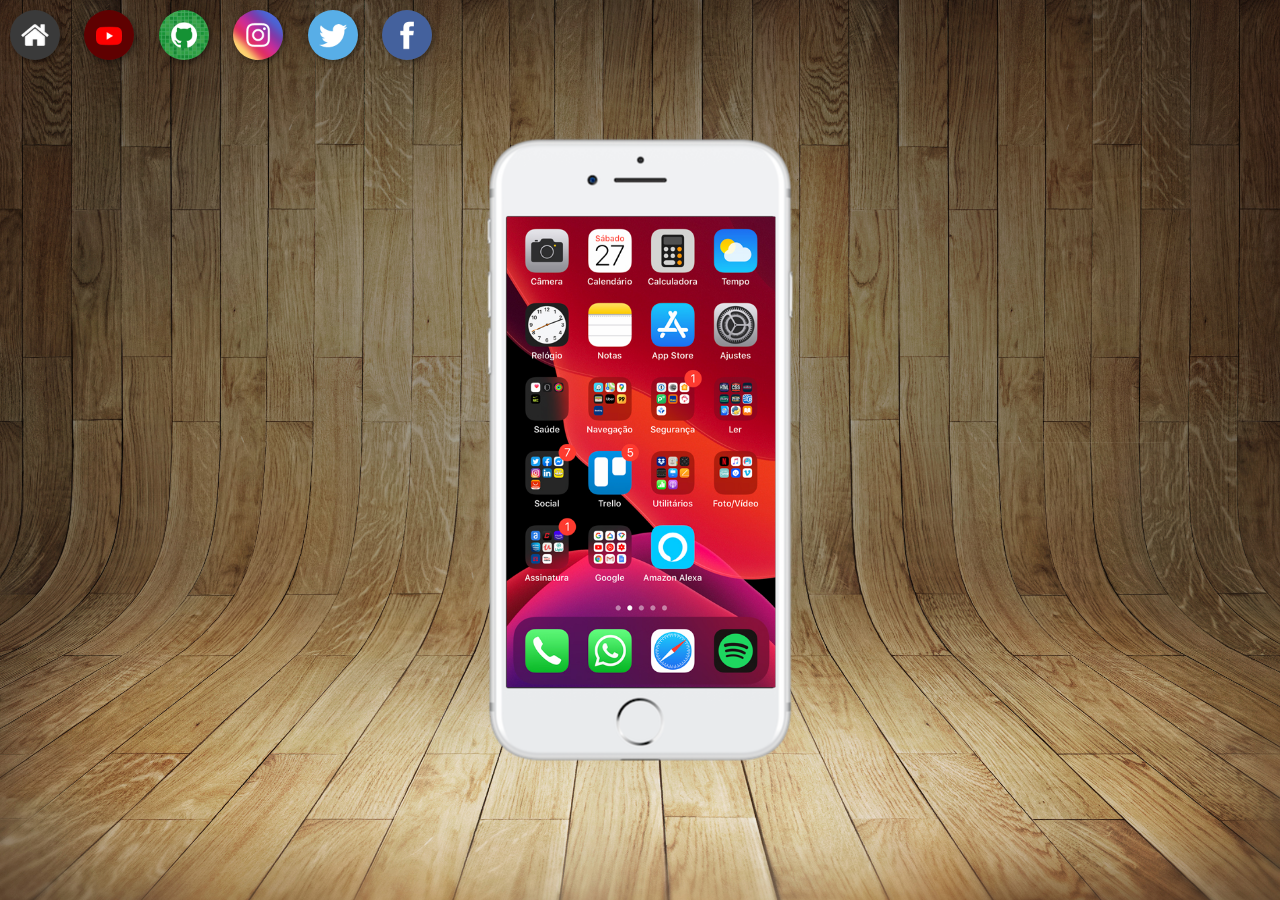
<file: index.html>
<!DOCTYPE html>
<html lang="pt-br">
<head>
    <meta charset="UTF-8">
    <meta http-equiv="X-UA-Compatible" content="IE=edge">
    <meta name="viewport" content="width=device-width, initial-scale=1.0">
    <link rel="shortcut icon" href="favicon.ico" type="image/x-icon">
    <link rel="stylesheet" href="estilos/style.css">

    <title>PROJETO APLICATIVOS</title>
</head>
<body>
    <main>
        <section id="telefone">
            <iframe src="home.html" name="tela" id="tela" frameborder="0">
                SEU NAVEGADOR NÃO É COMPATIVEL COM ISSO.
            </iframe>
        </section>

        <section id="redes-sociais">
            <a href="home.html" target="tela"><img src="imagens/logo-home.jpg" alt="HOME"></a>
            <a href="youtube.html" target="tela"><img src="imagens/logo-youtube.jpg" alt="Youtube"></a>
            <a href="github.html" target="tela"><img src="imagens/logo-github.jpg" alt="GitHub"></a>
            <a href="instagram.html" target="tela"><img src="imagens/logo-instagram.jpg" alt="Instagram"></a>
            <a href="twitter.html" target="tela"><img src="imagens/logo-twitter.jpg" alt="Twitter"></a>
            <a href="facebook.html" target="tela"><img src="imagens/logo-facebook.jpg" alt="Facebook"></a>
        </section>
    </main>
</body>
</html>
</file>
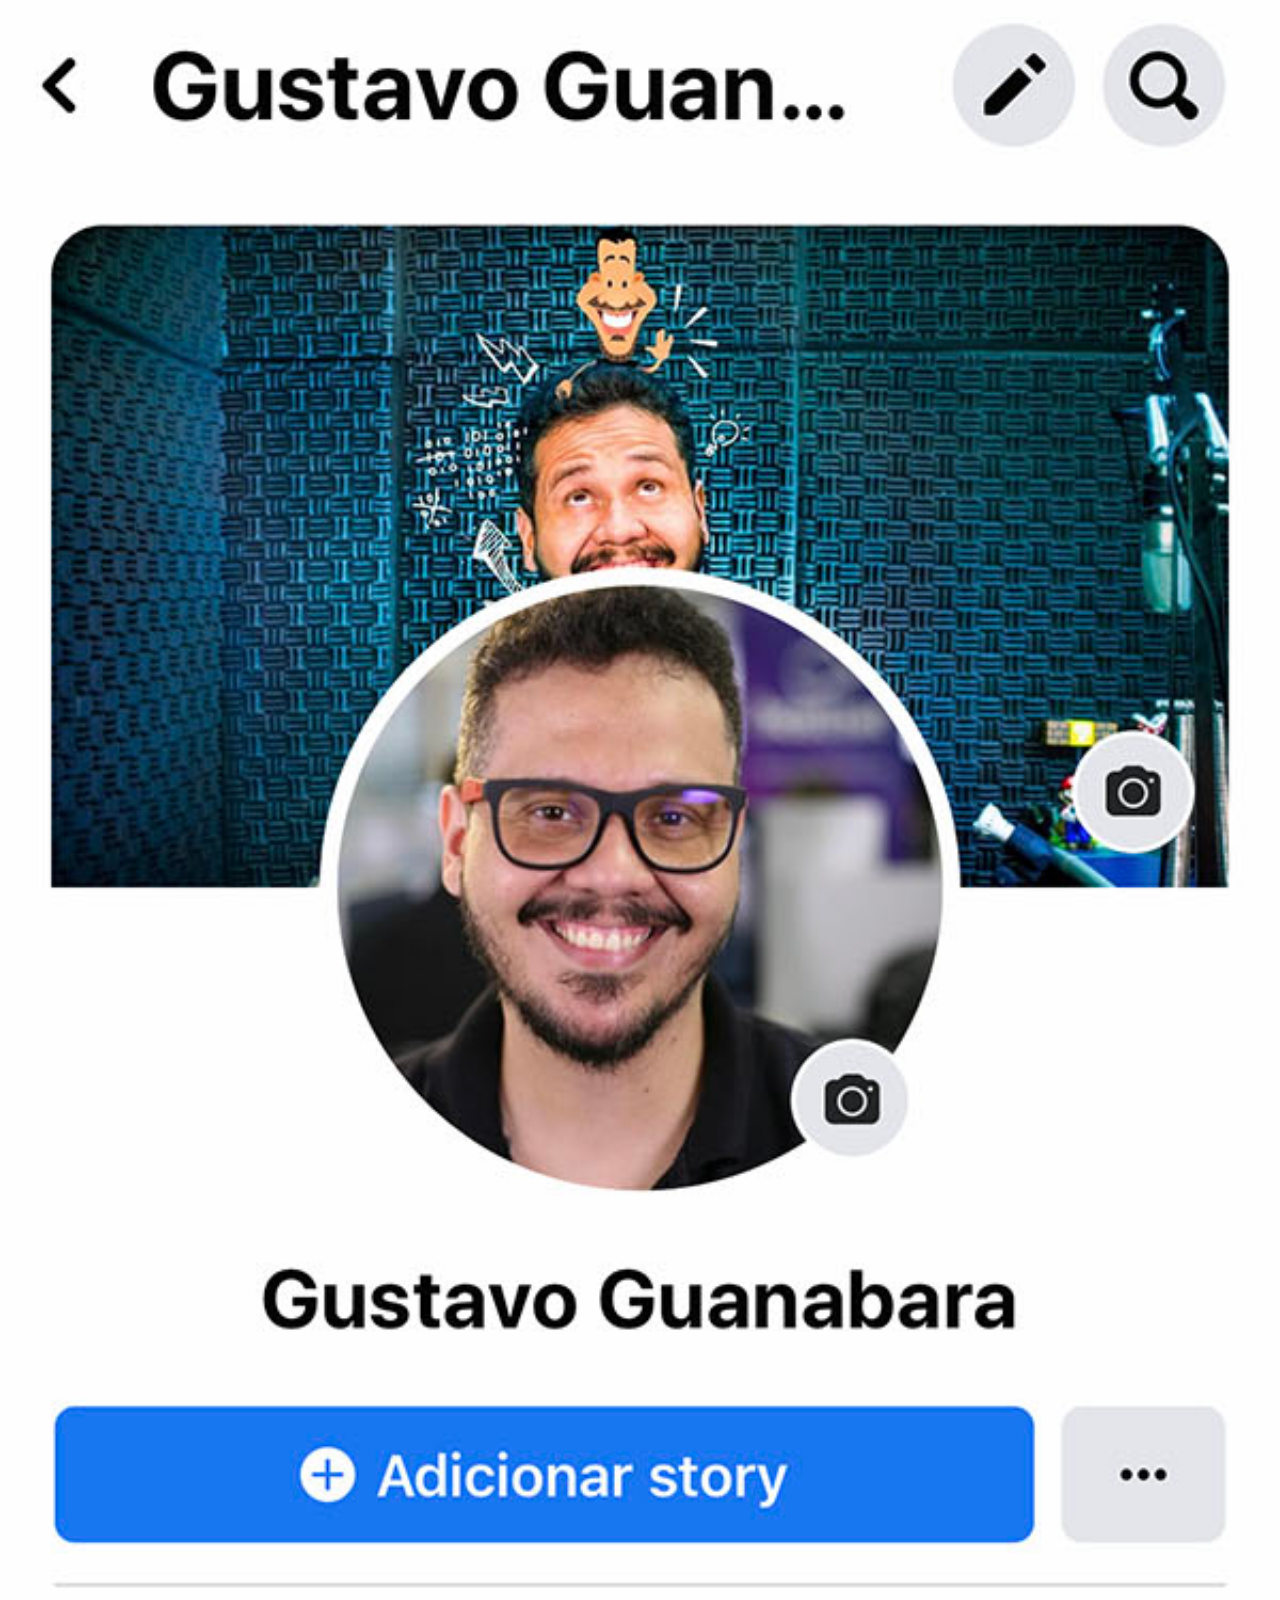
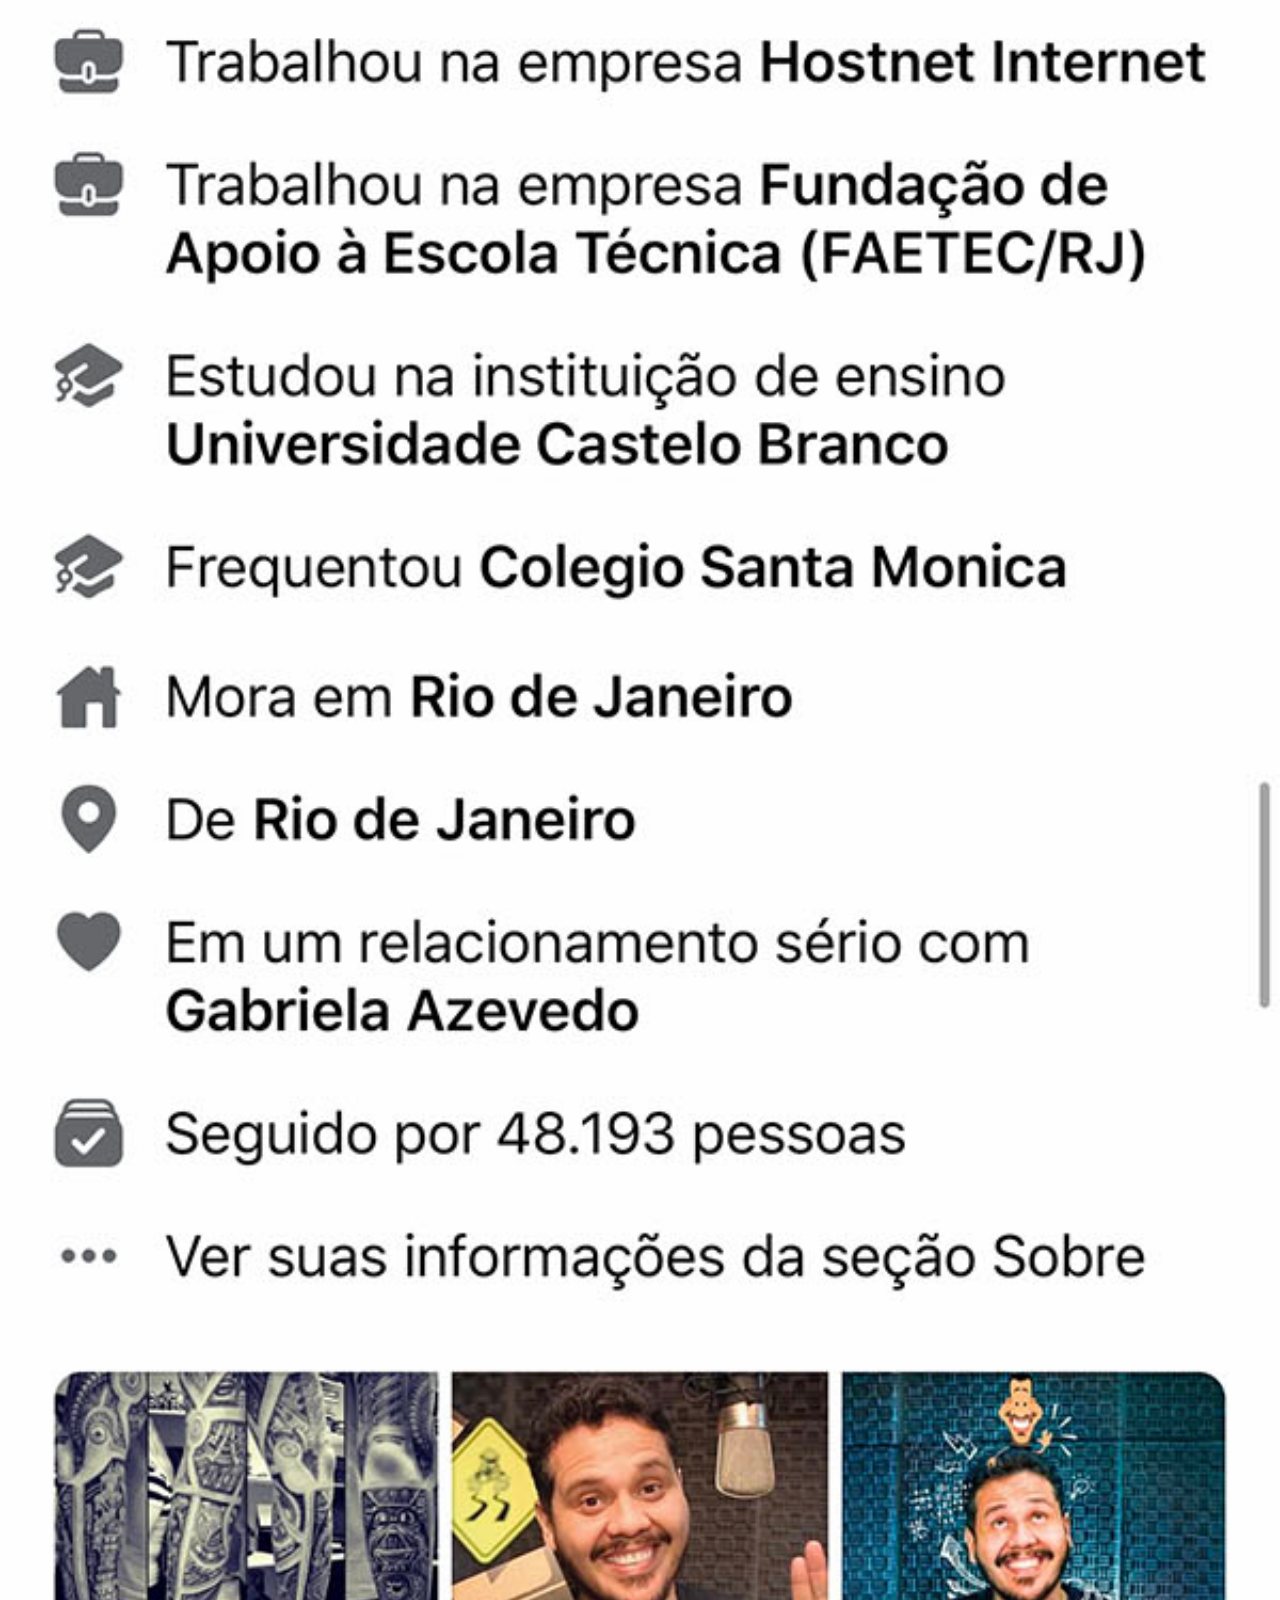
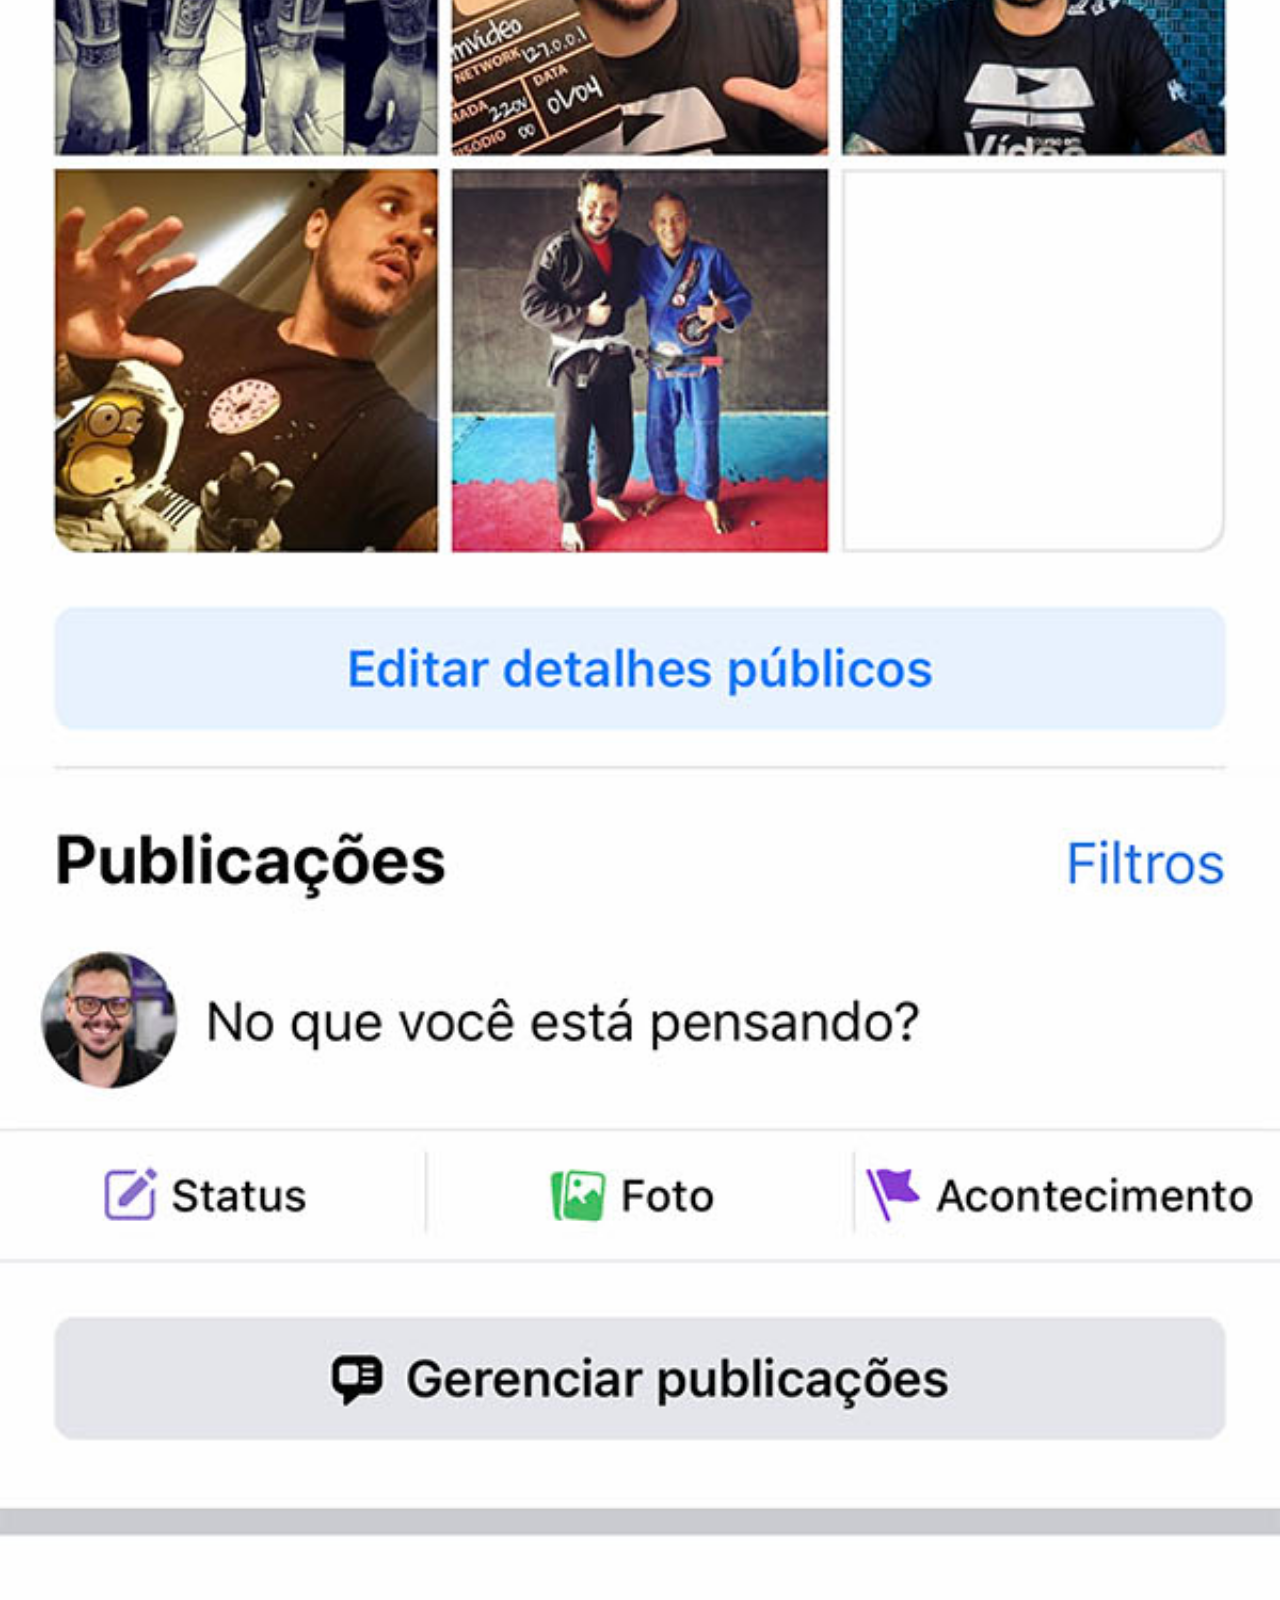
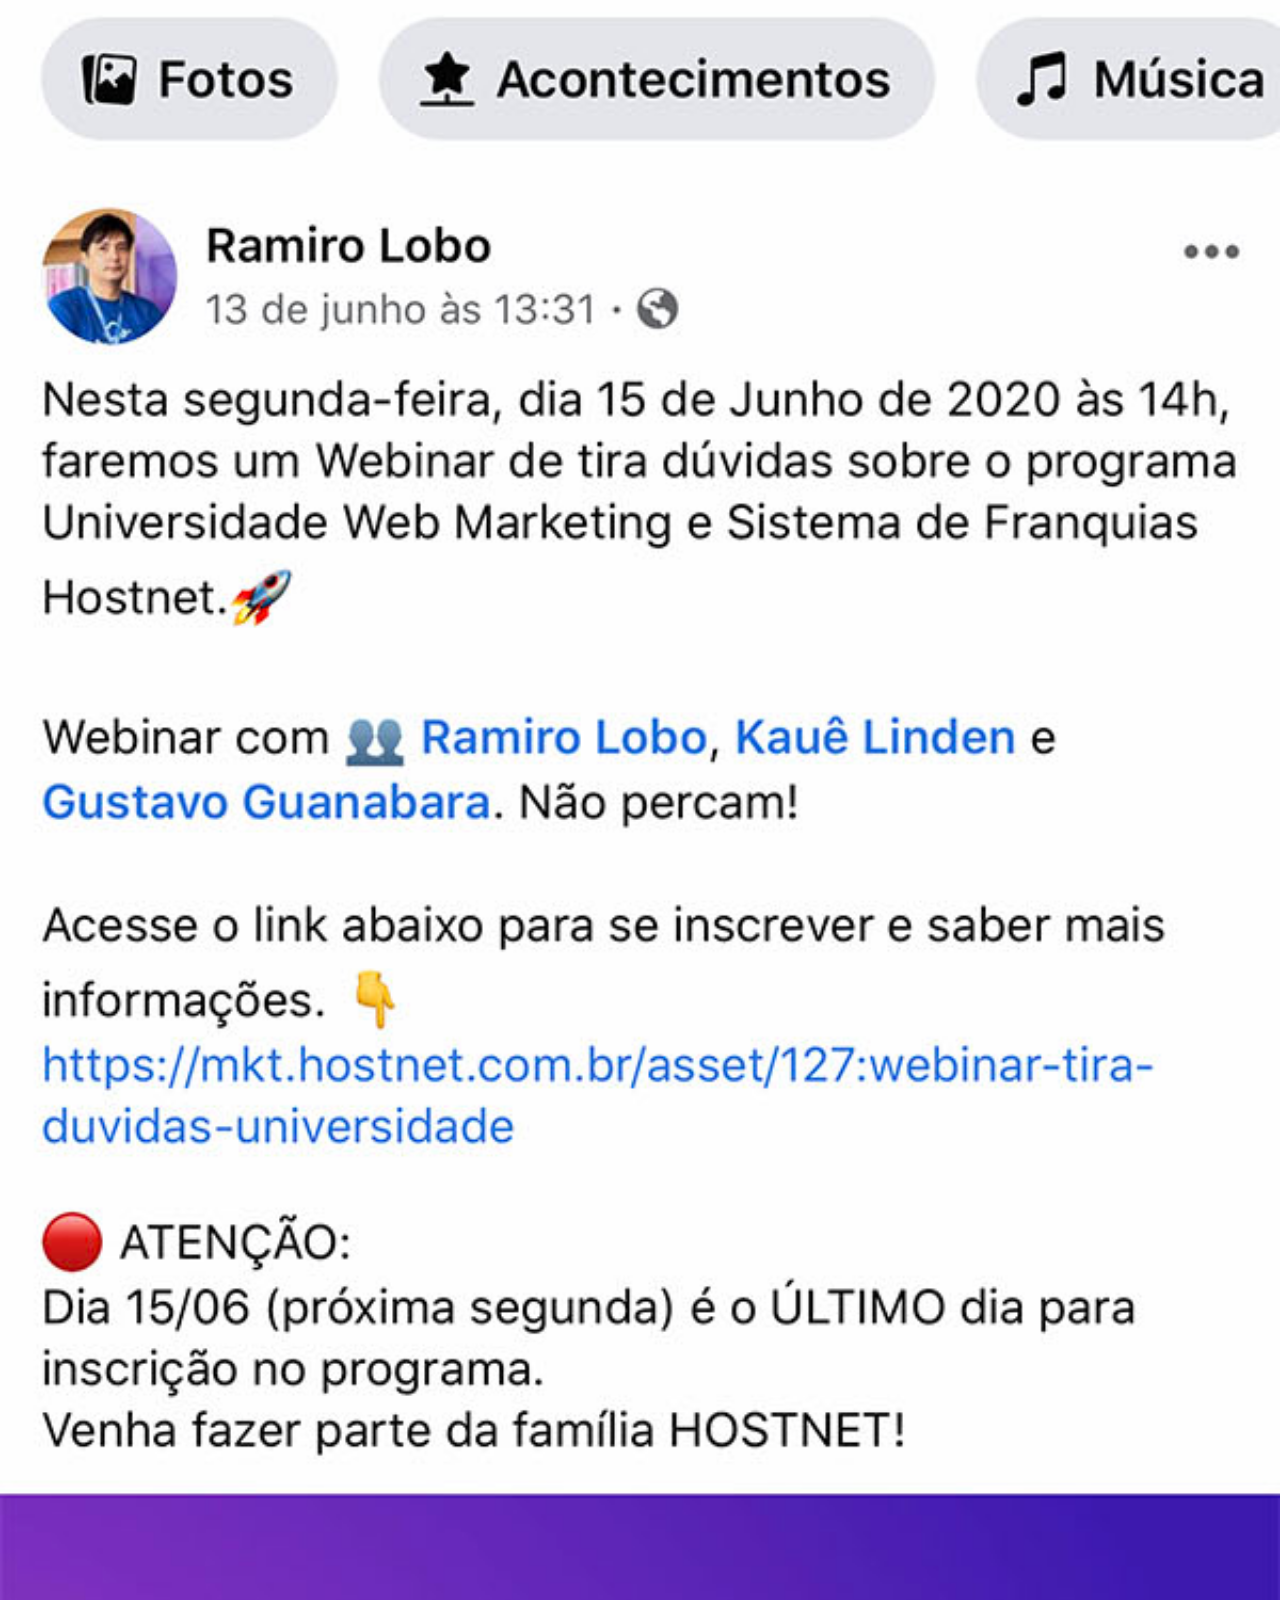
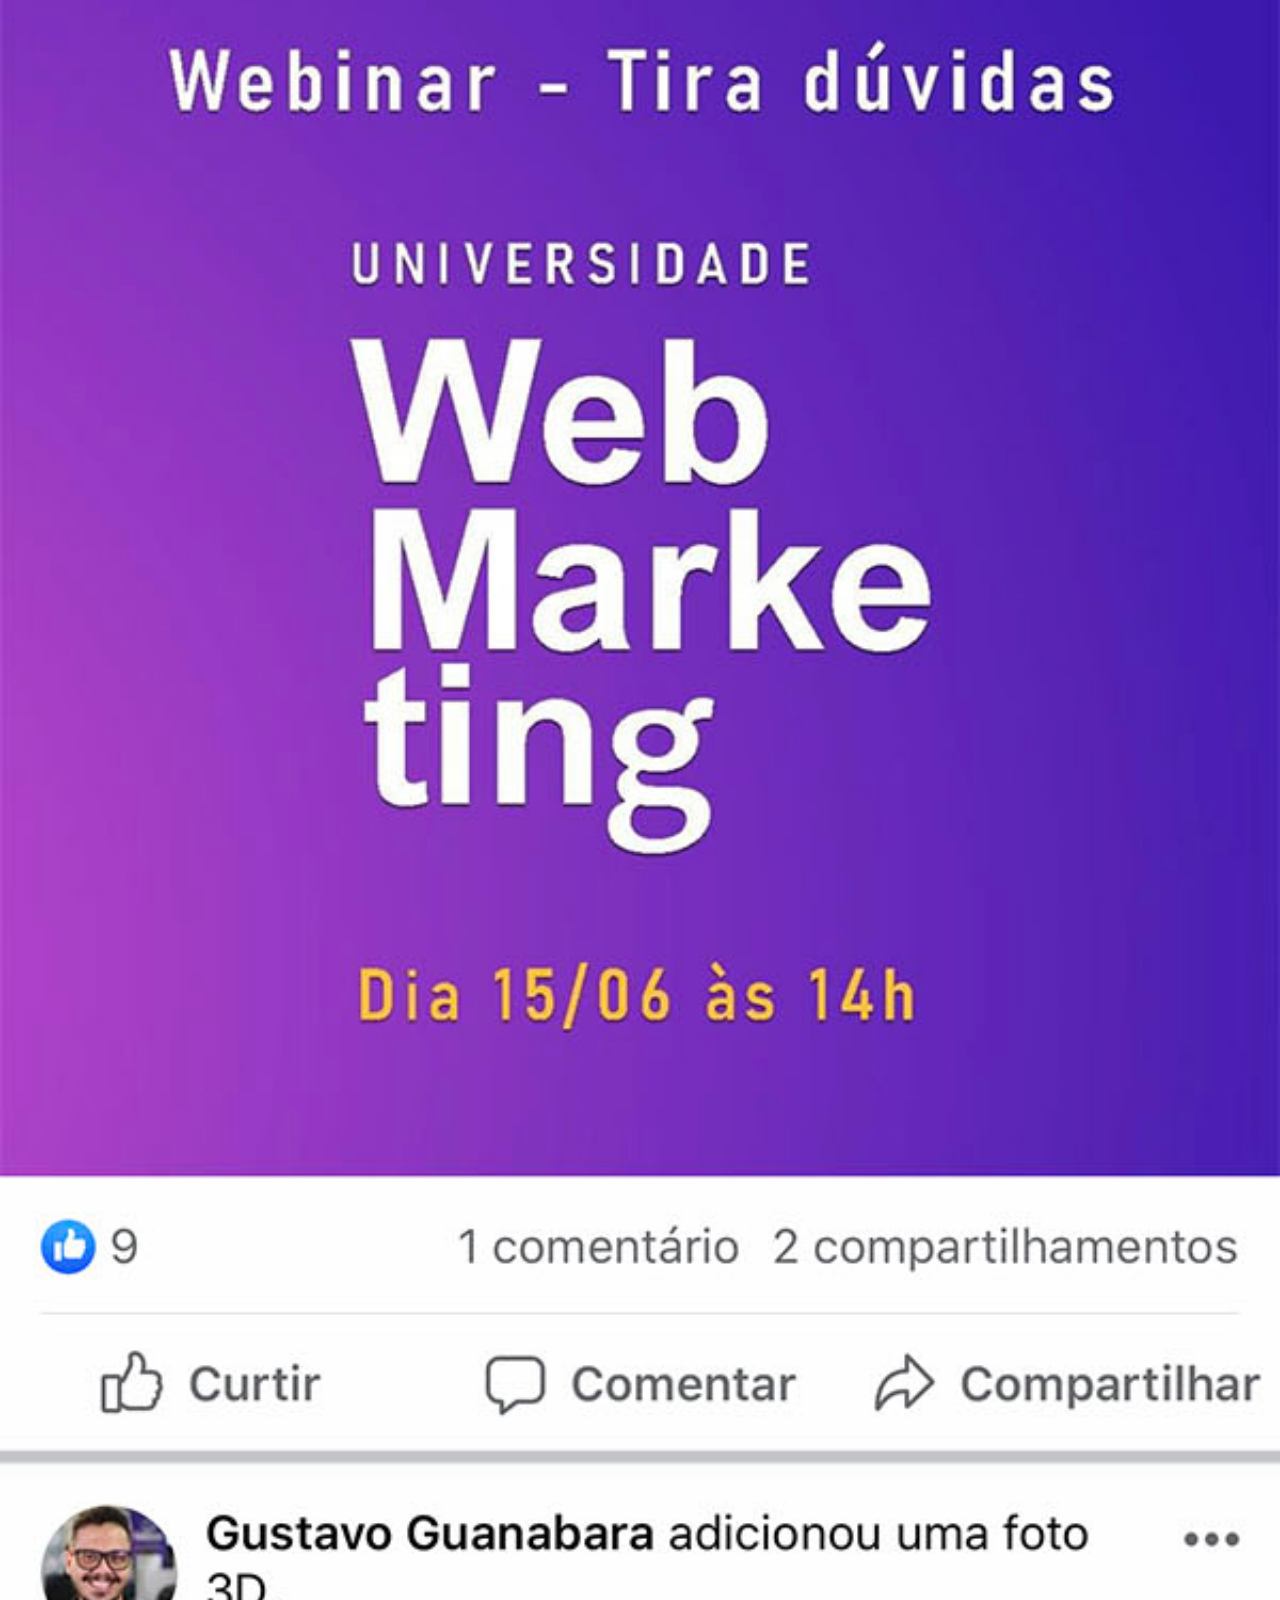
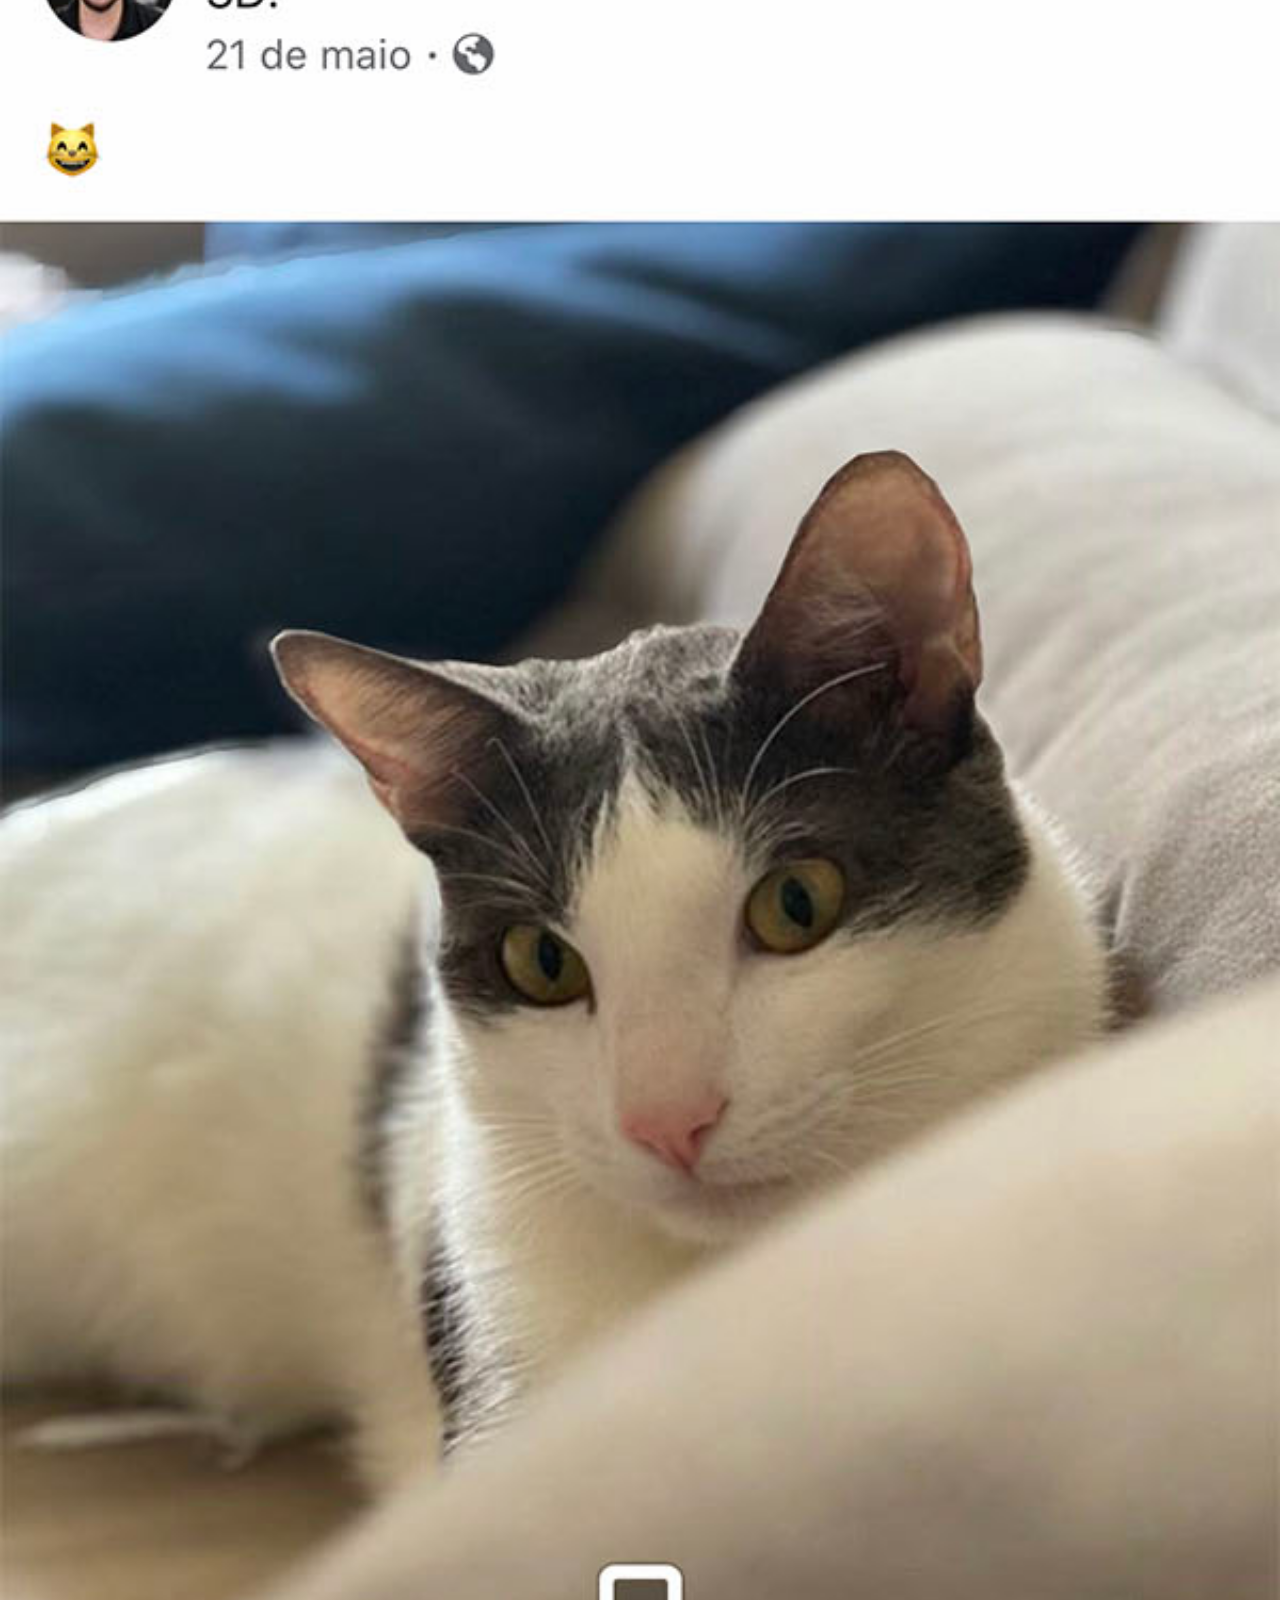
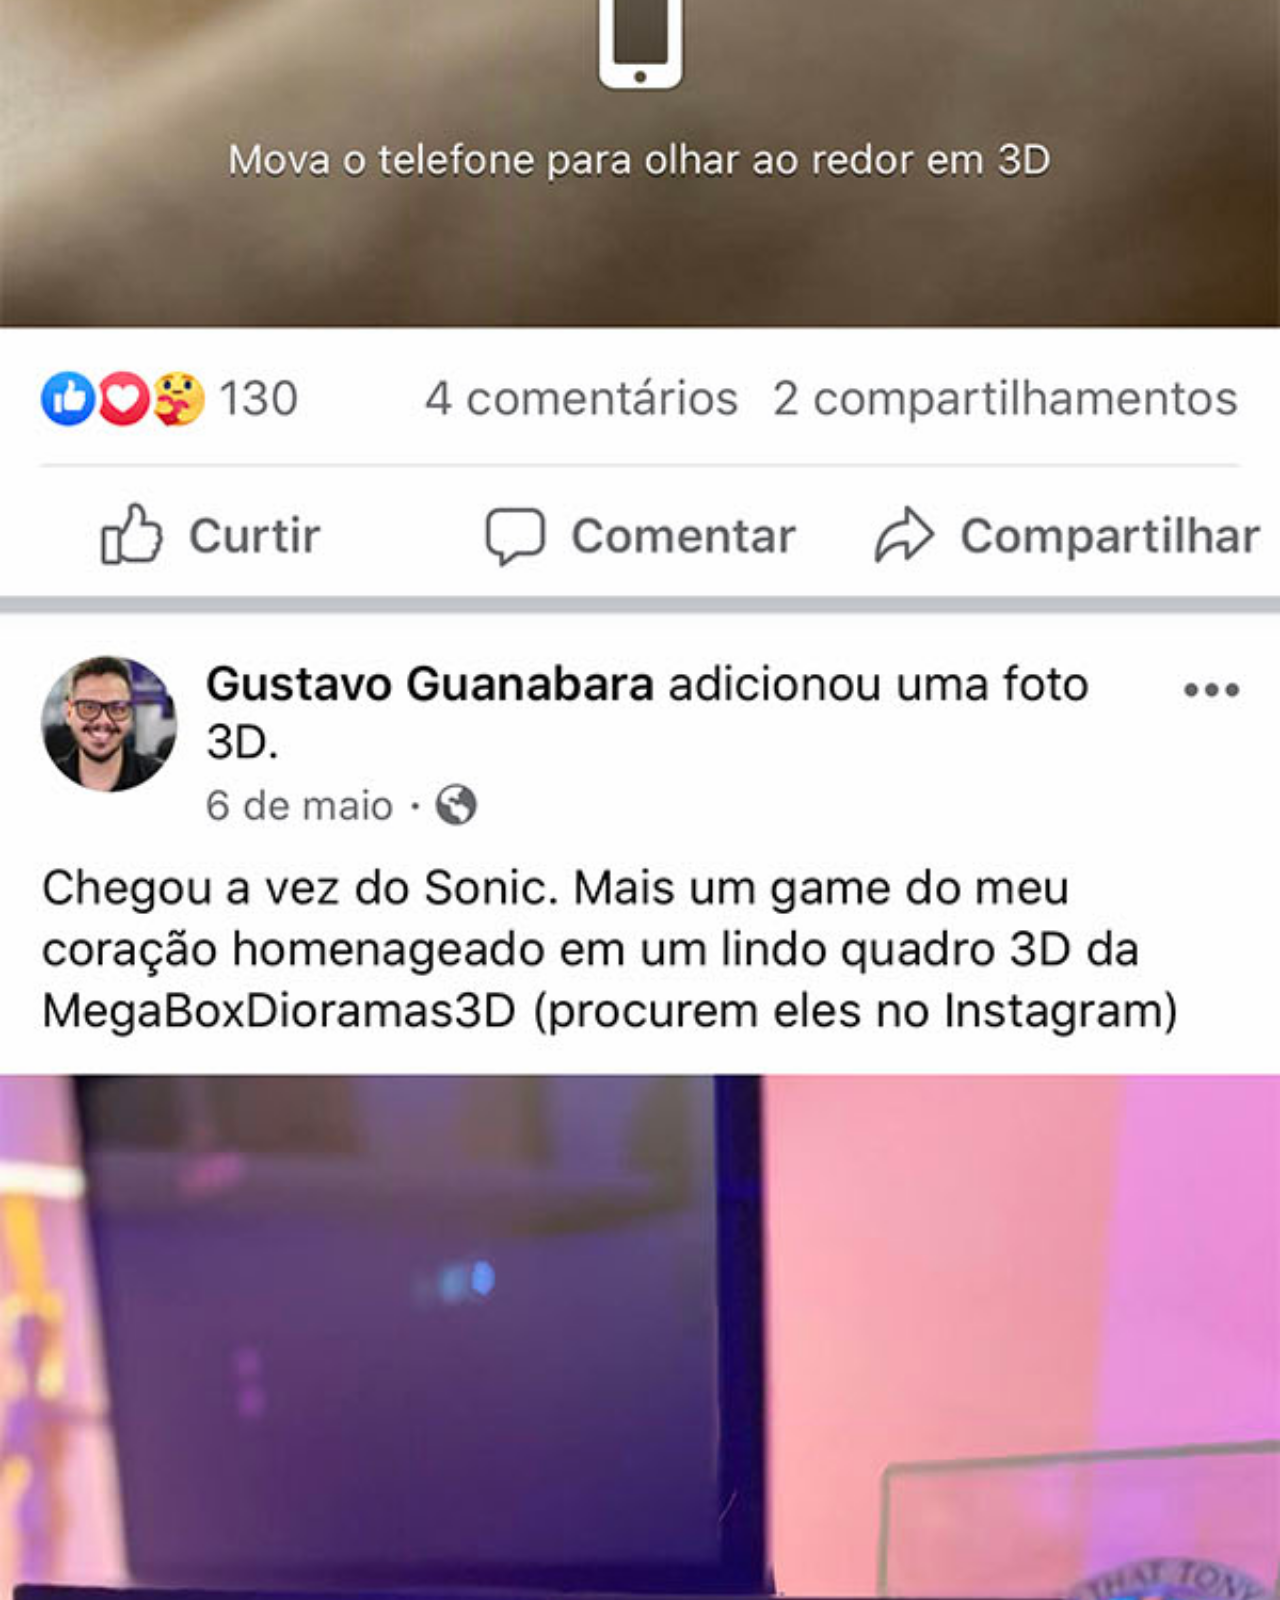
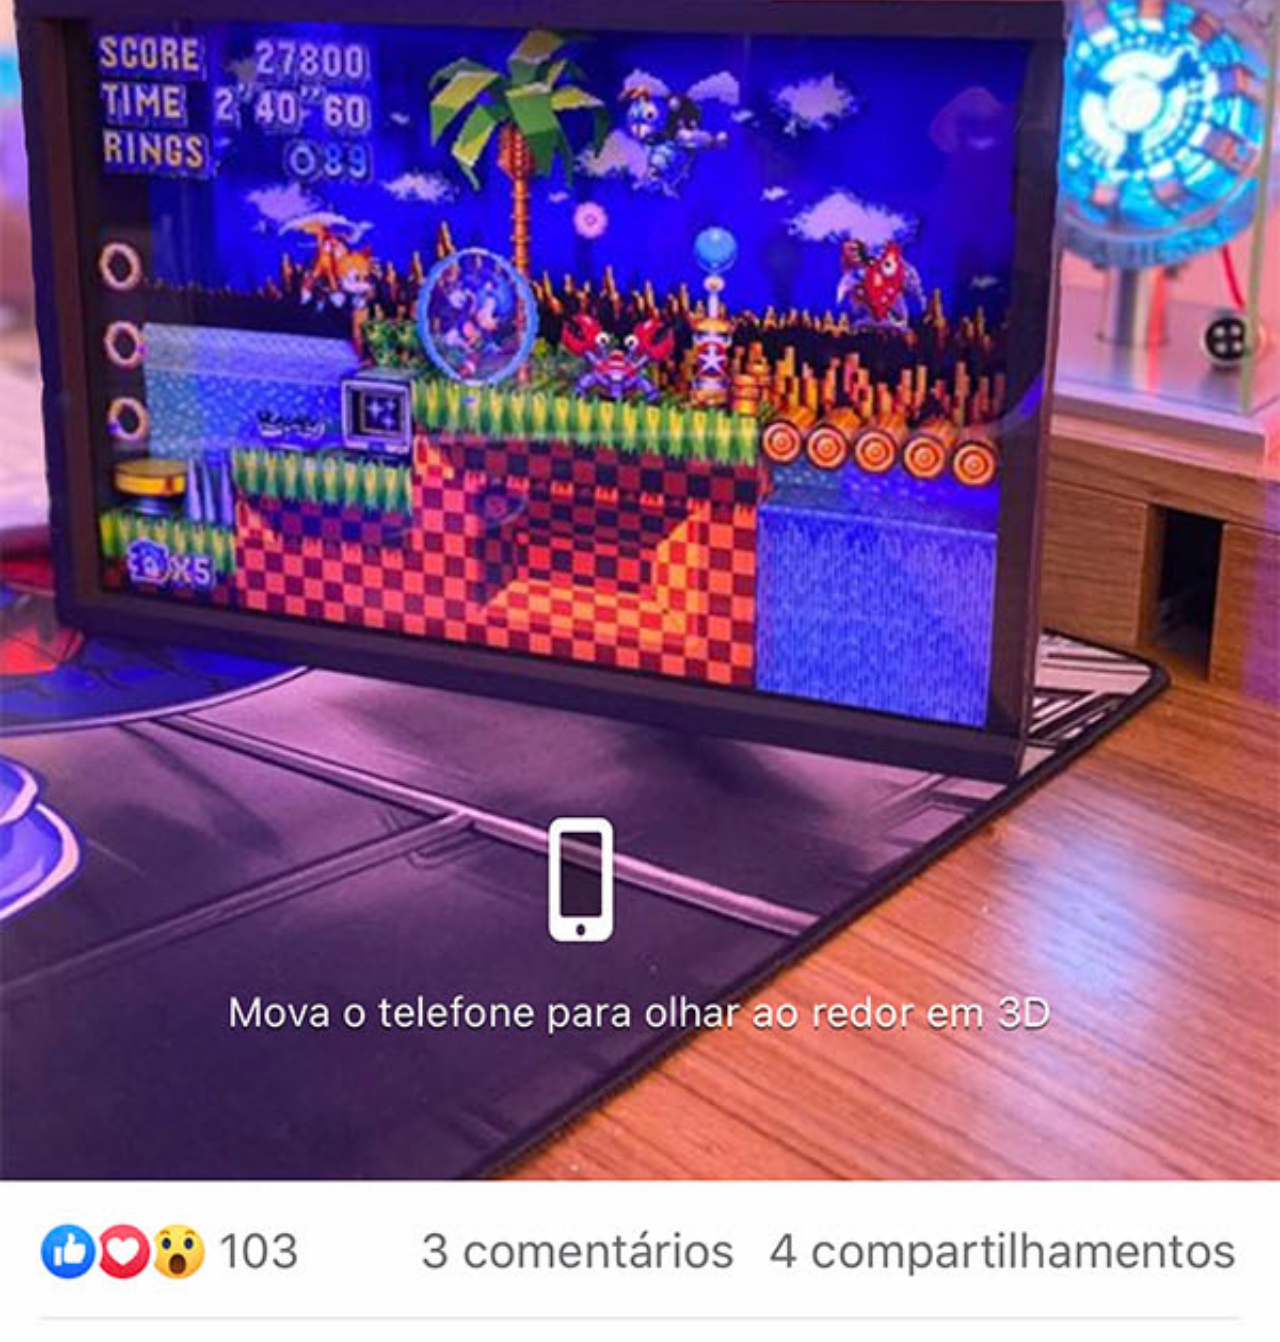
<file: facebook.html>
<!DOCTYPE html>
<html lang="pt-br">
<head>
    <meta charset="UTF-8">
    <meta http-equiv="X-UA-Compatible" content="IE=edge">
    <meta name="viewport" content="width=device-width, initial-scale=1.0">
    <title>Facebook</title>
    <link rel="stylesheet" href="estilos/social.css">
</head>
<body>
    <img src="imagens/tela-facebook.jpg" alt="Facebook">
</body>
</html>
</file>
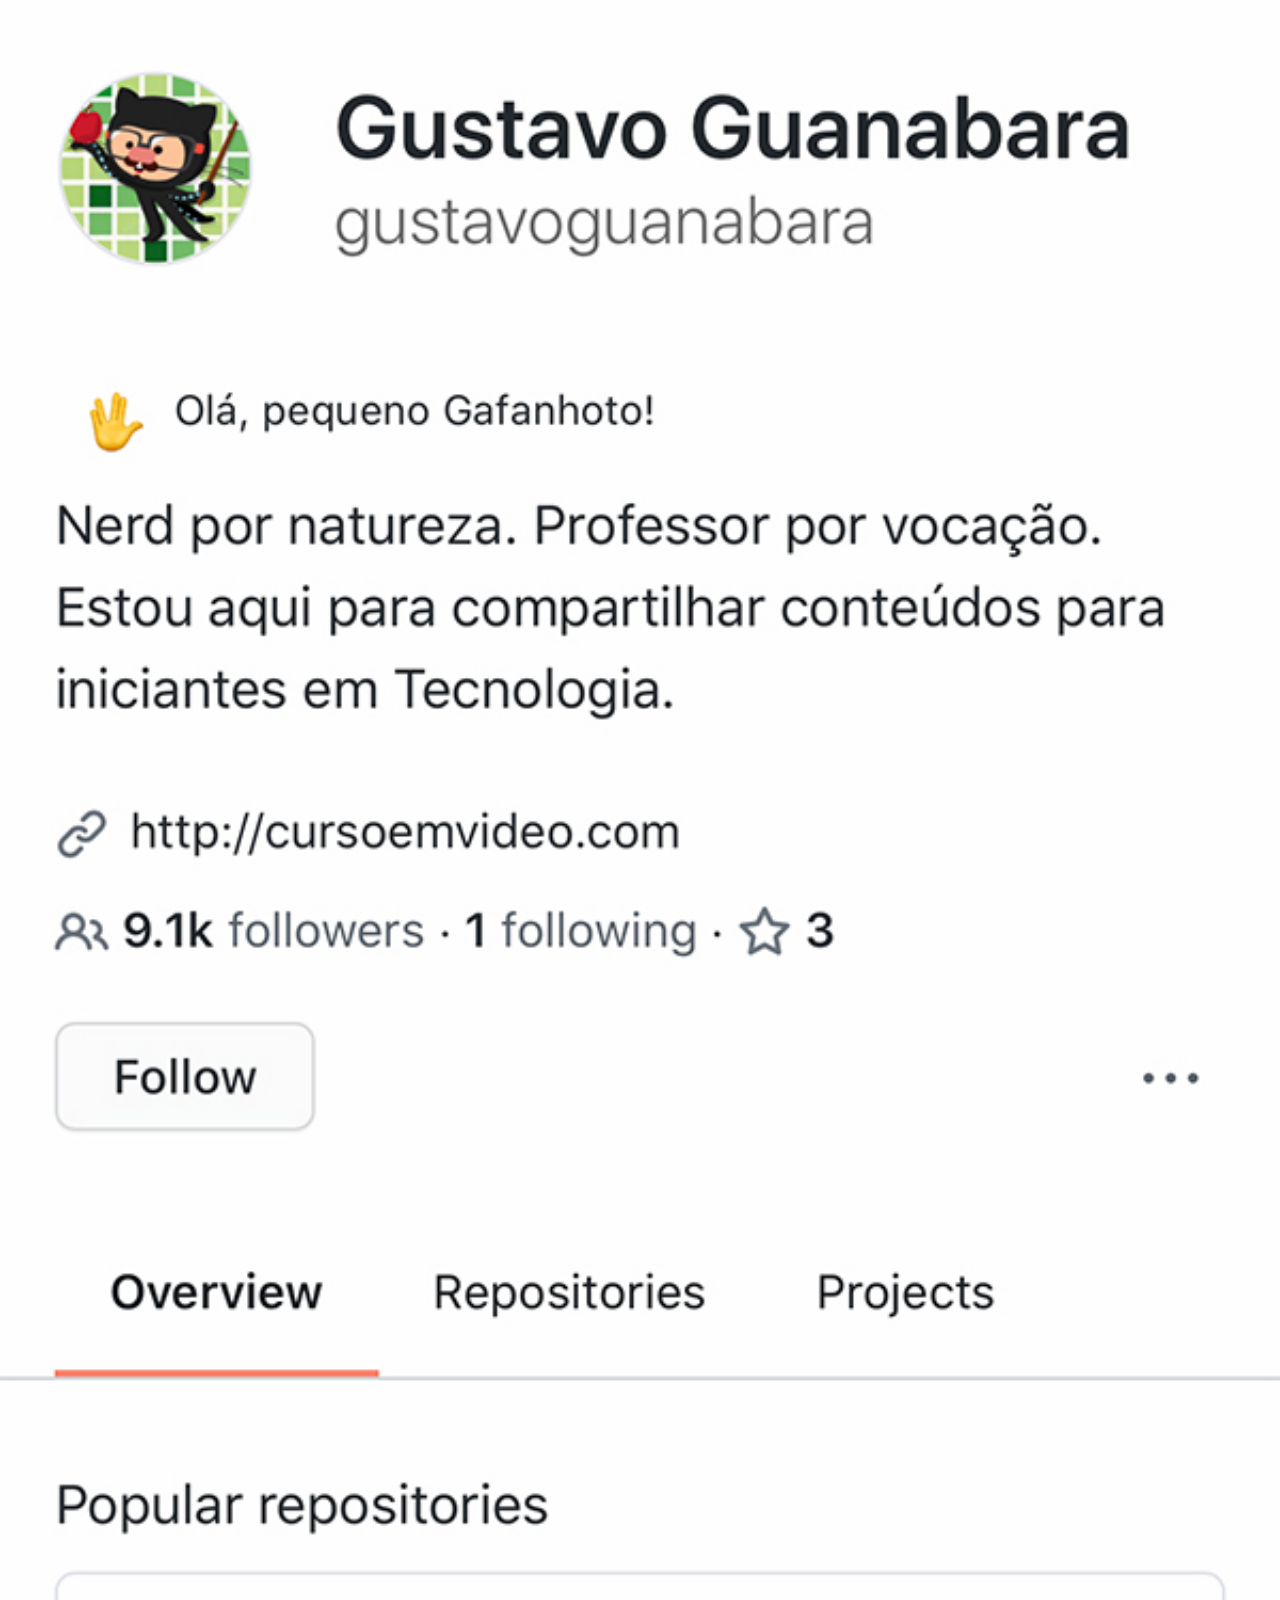
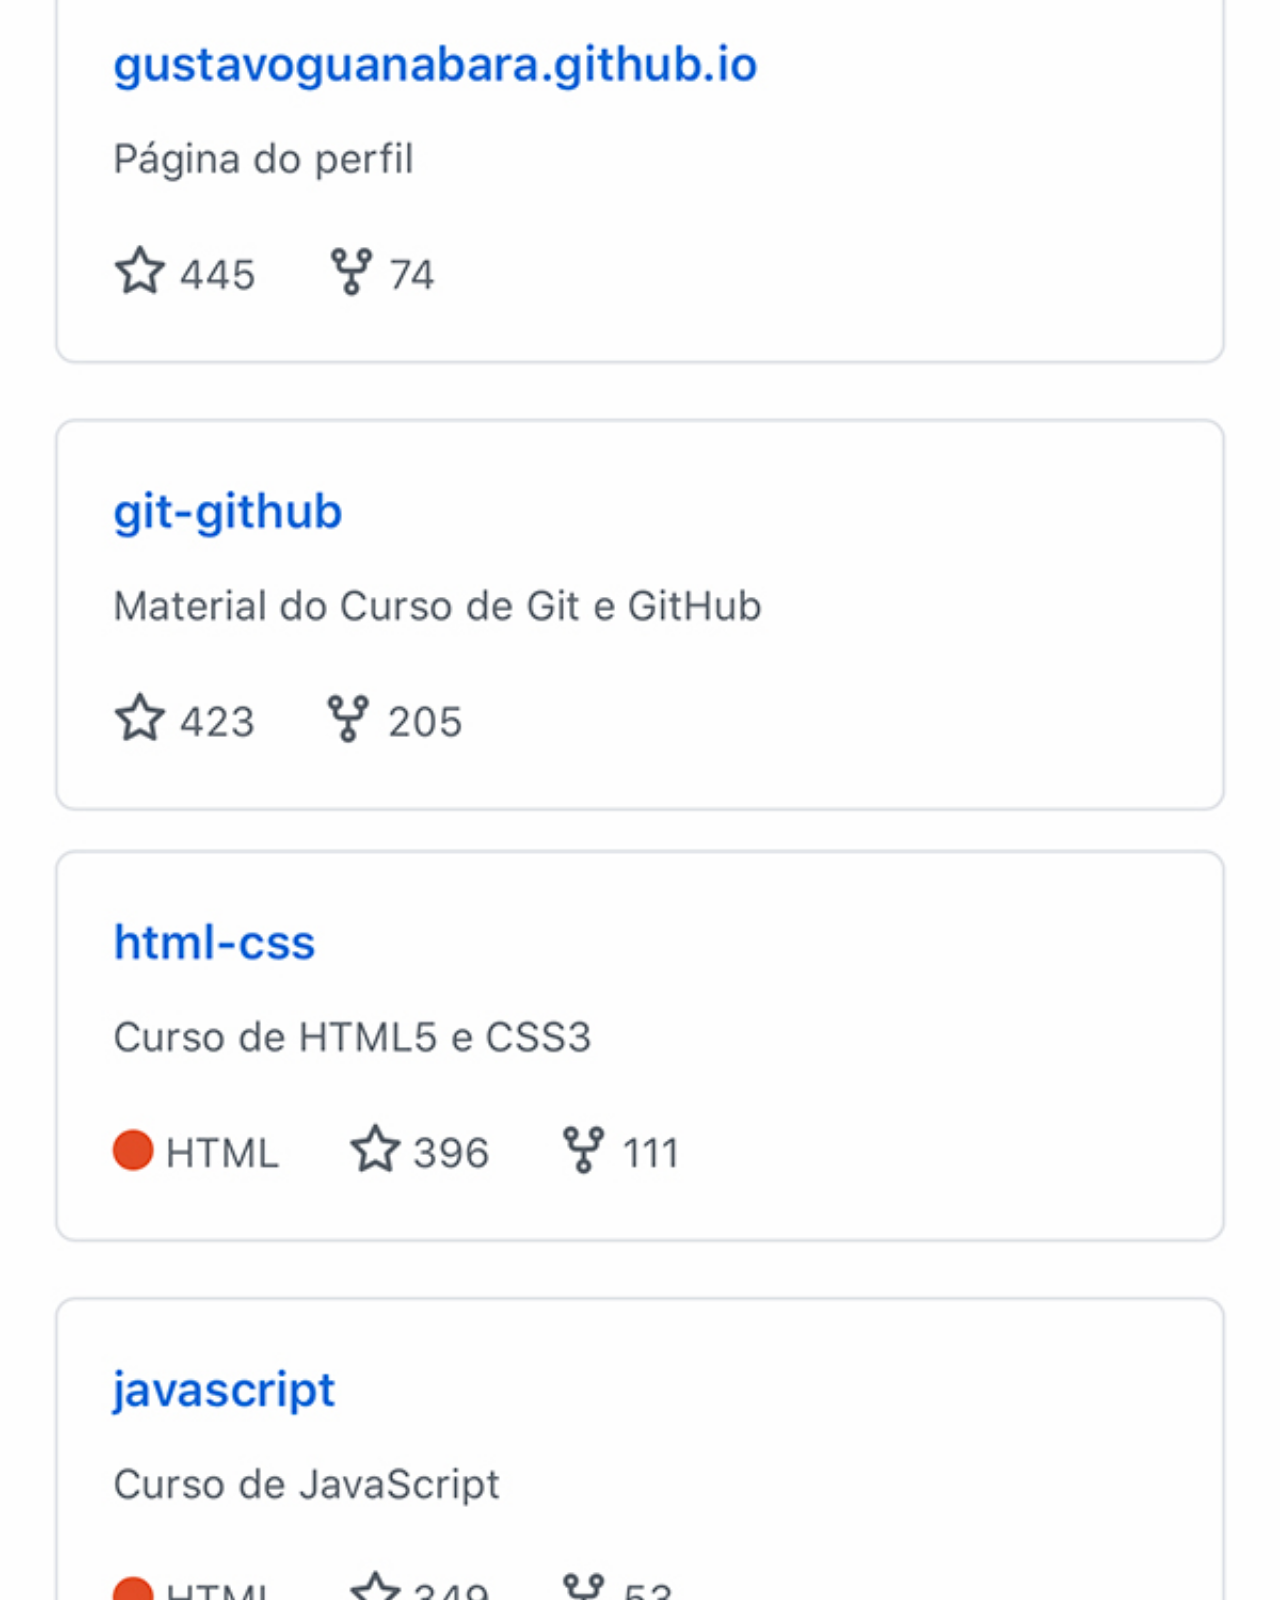
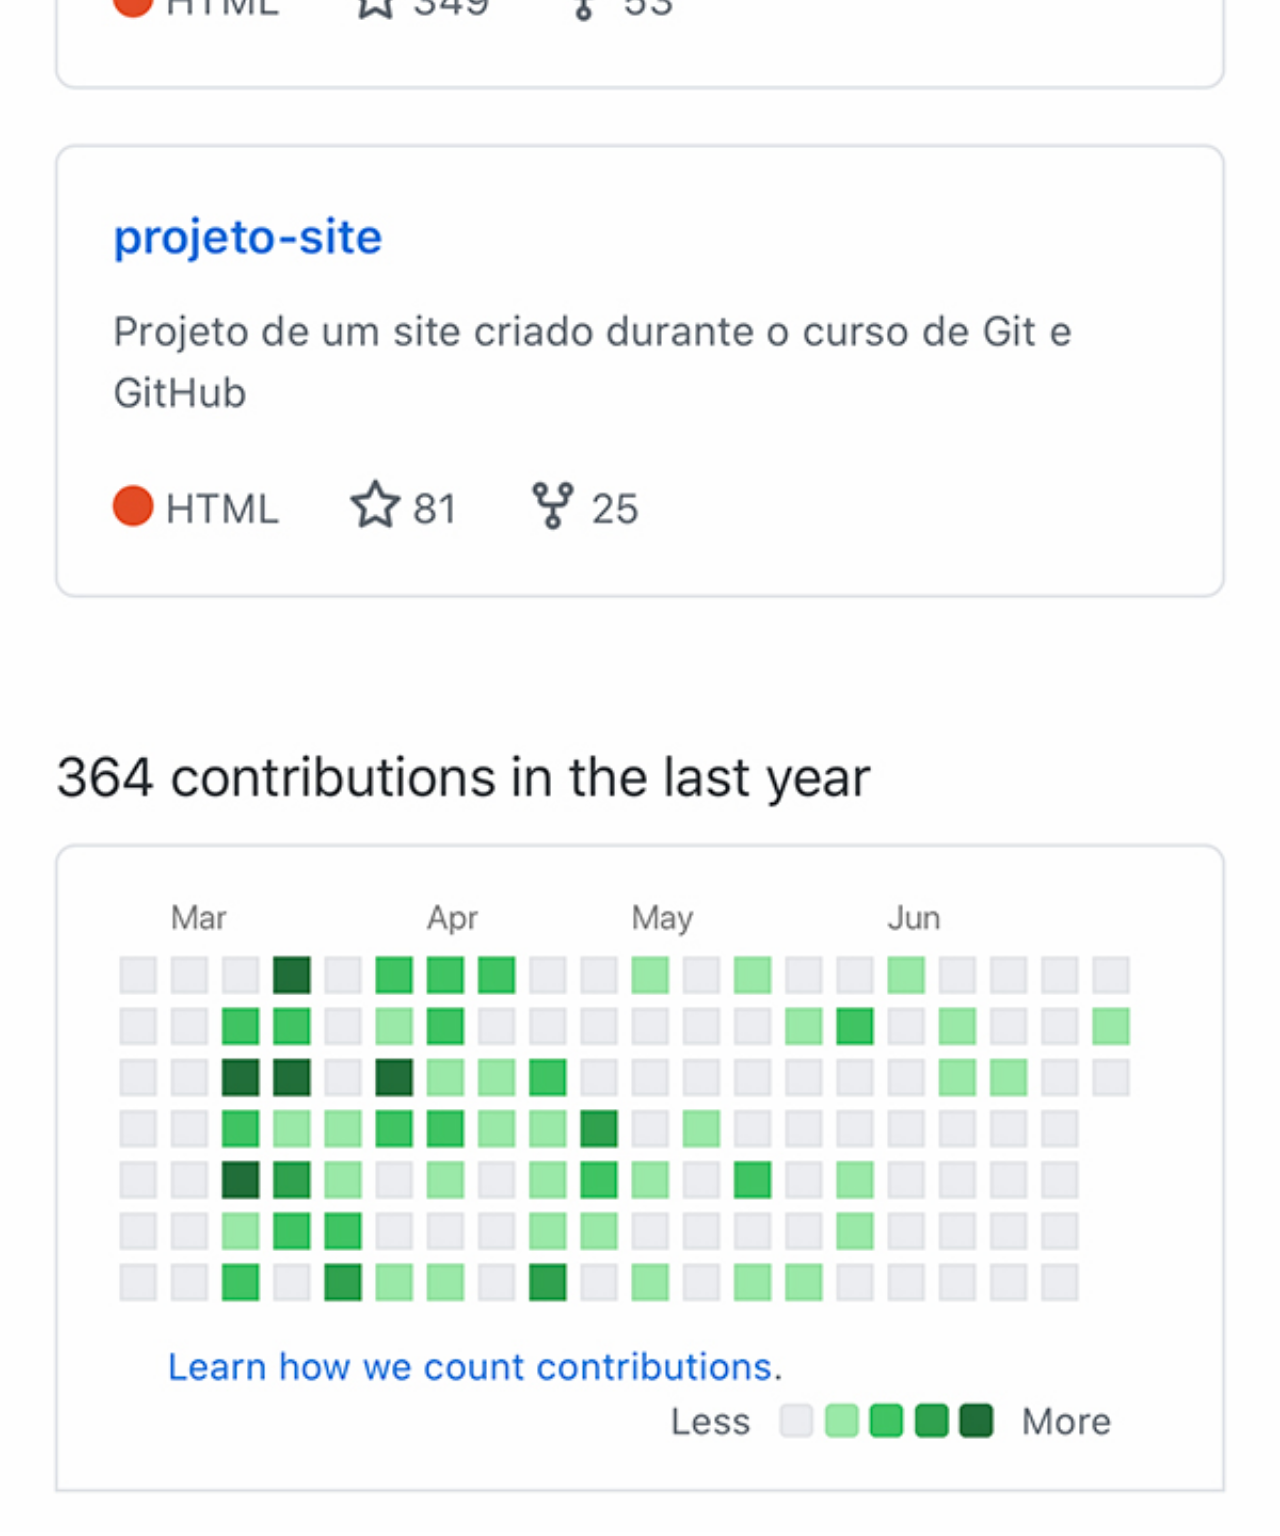
<file: github.html>
<!DOCTYPE html>
<html lang="pt-br">
<head>
    <meta charset="UTF-8">
    <meta http-equiv="X-UA-Compatible" content="IE=edge">
    <meta name="viewport" content="width=device-width, initial-scale=1.0">
    <title>GitHub</title>
    <link rel="stylesheet" href="estilos/social.css">
</head>
<body>
    <img src="imagens/tela-github.jpg" alt="GitHub">
</body>
</html>
</file>
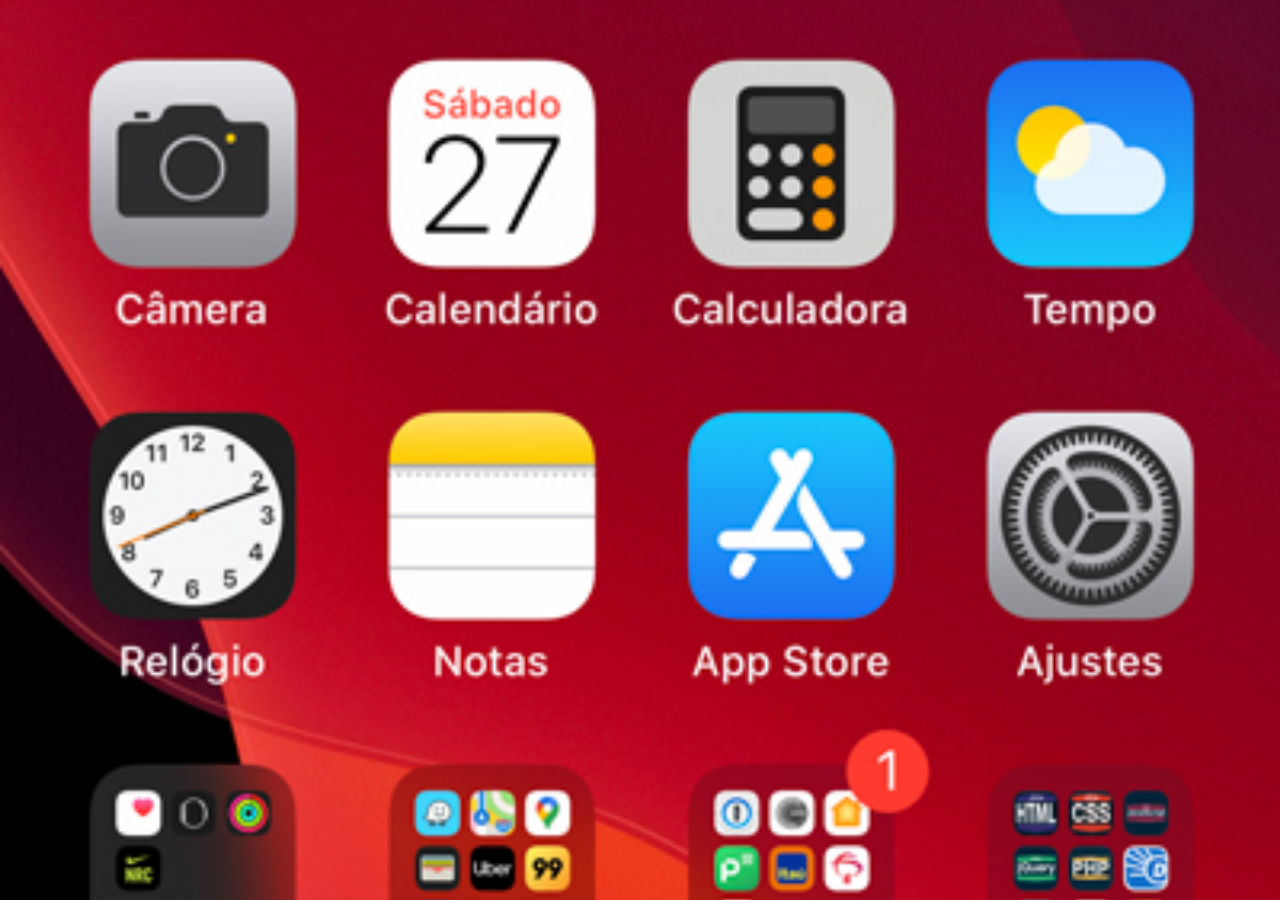
<file: home.html>
<!DOCTYPE html>
<html lang="pt-br">
<head>
    <meta charset="UTF-8">
    <meta http-equiv="X-UA-Compatible" content="IE=edge">
    <meta name="viewport" content="width=device-width, initial-scale=1.0">
    <title>Home</title>
    <style>
        * {
            margin: 0px;
            padding: 0px;
        }

        body{
            width: 100vw;
            height: 100vh;
            background: black url(imagens/tela-home.jpg) no-repeat top center;
            background-size: cover;
        }
        
    </style>
</head>
<body>
    
</body>
</html>
</file>
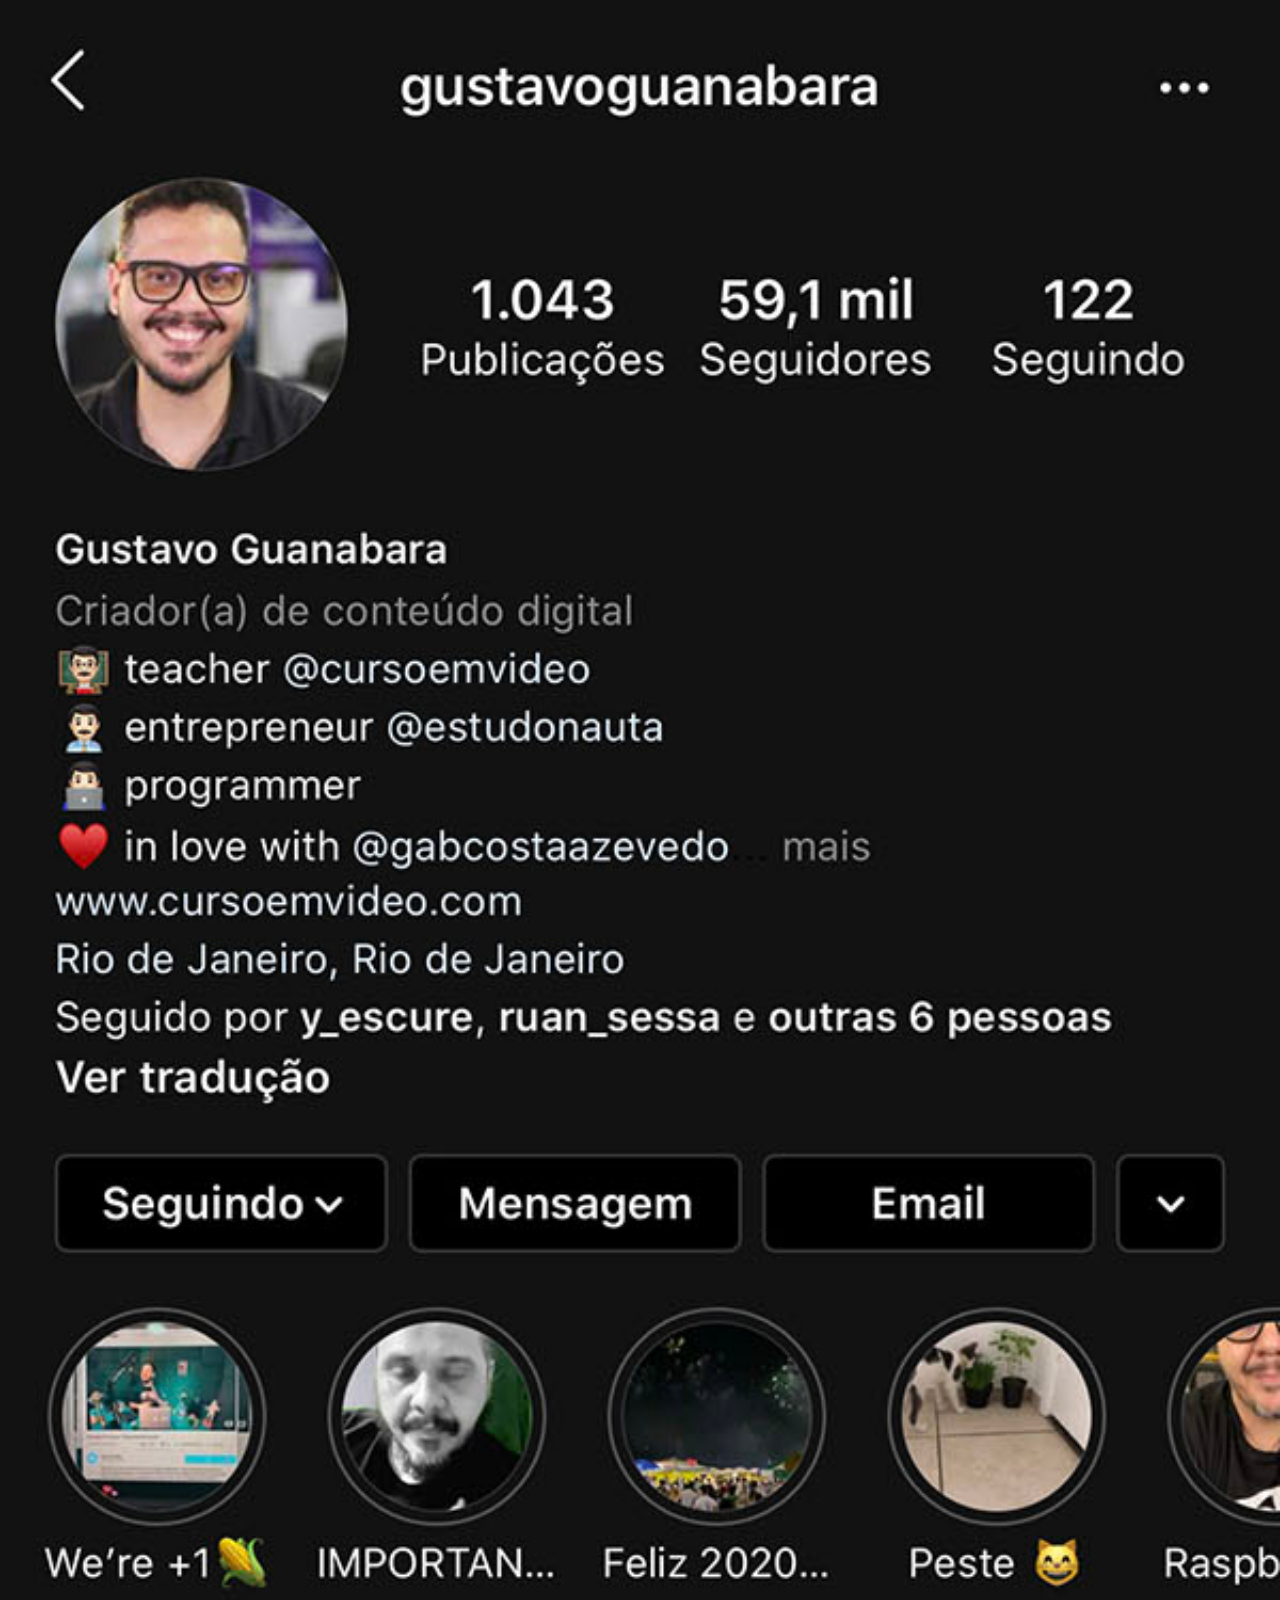
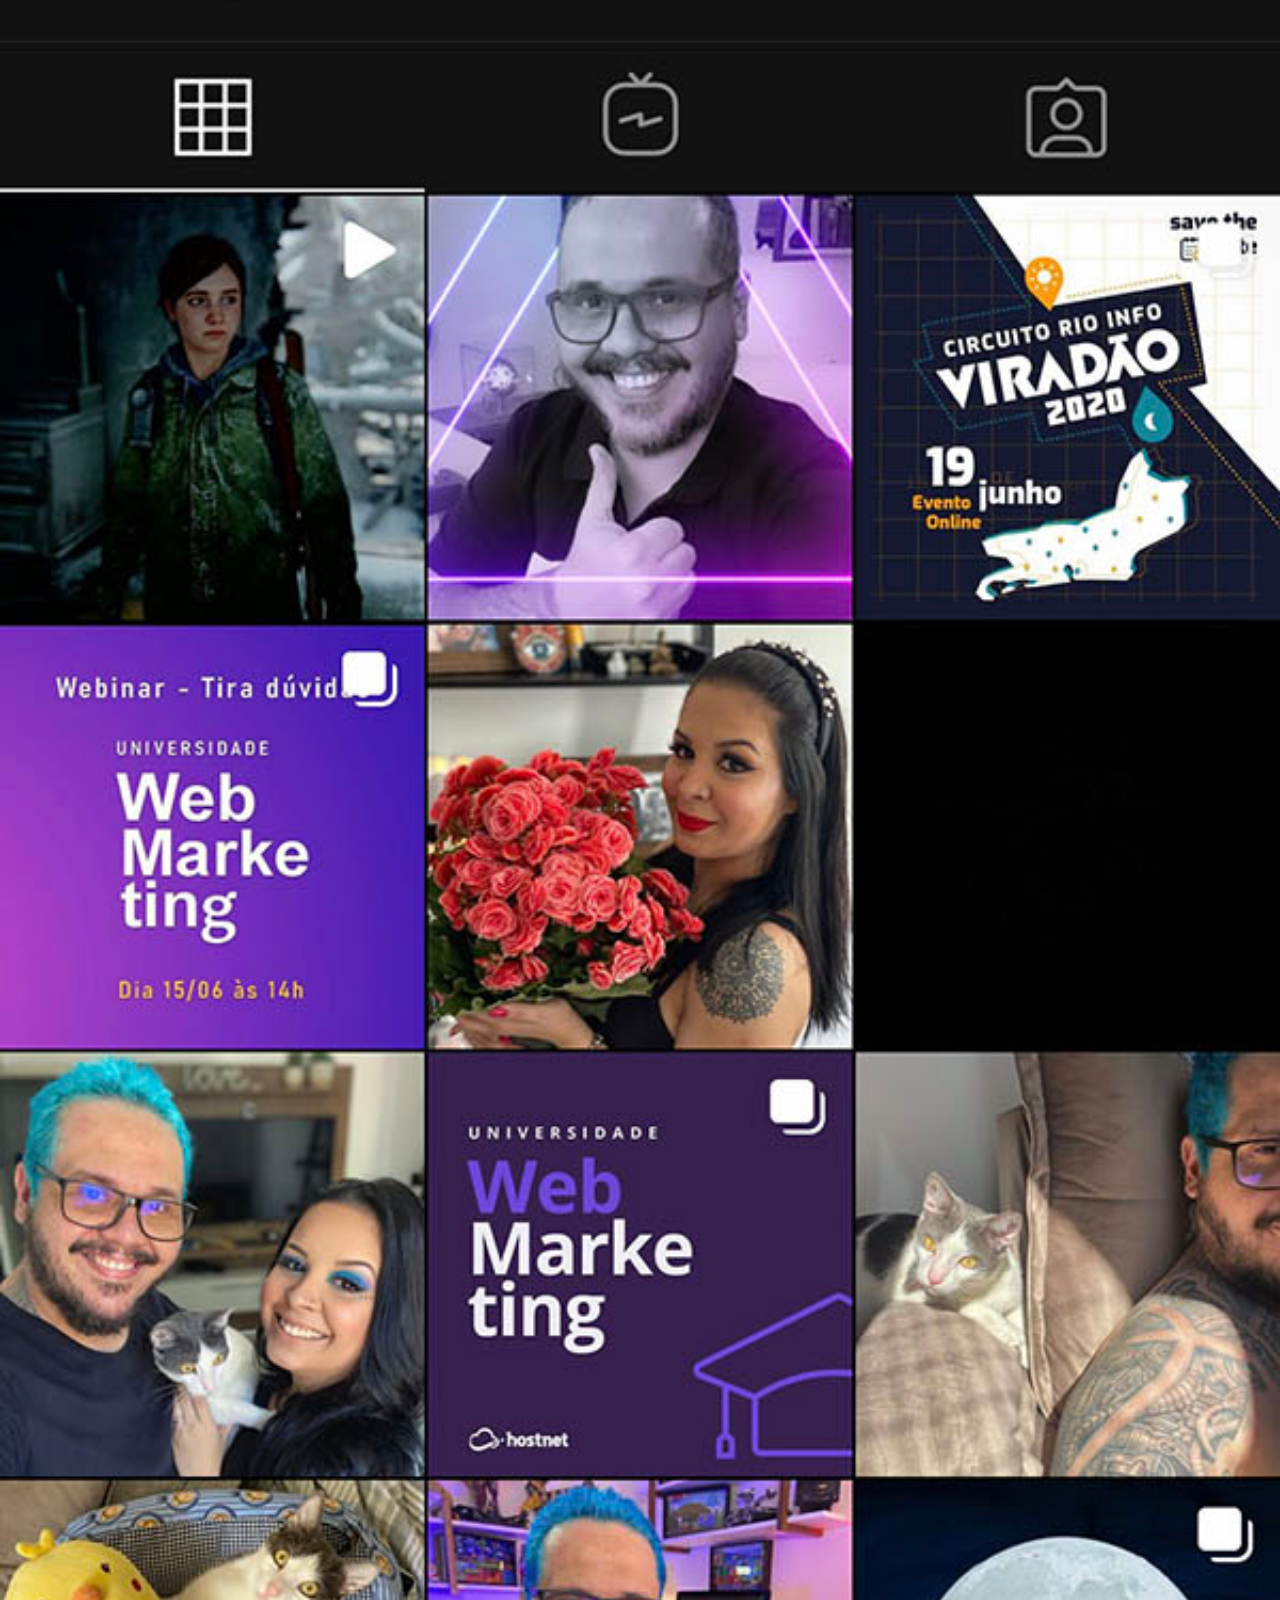
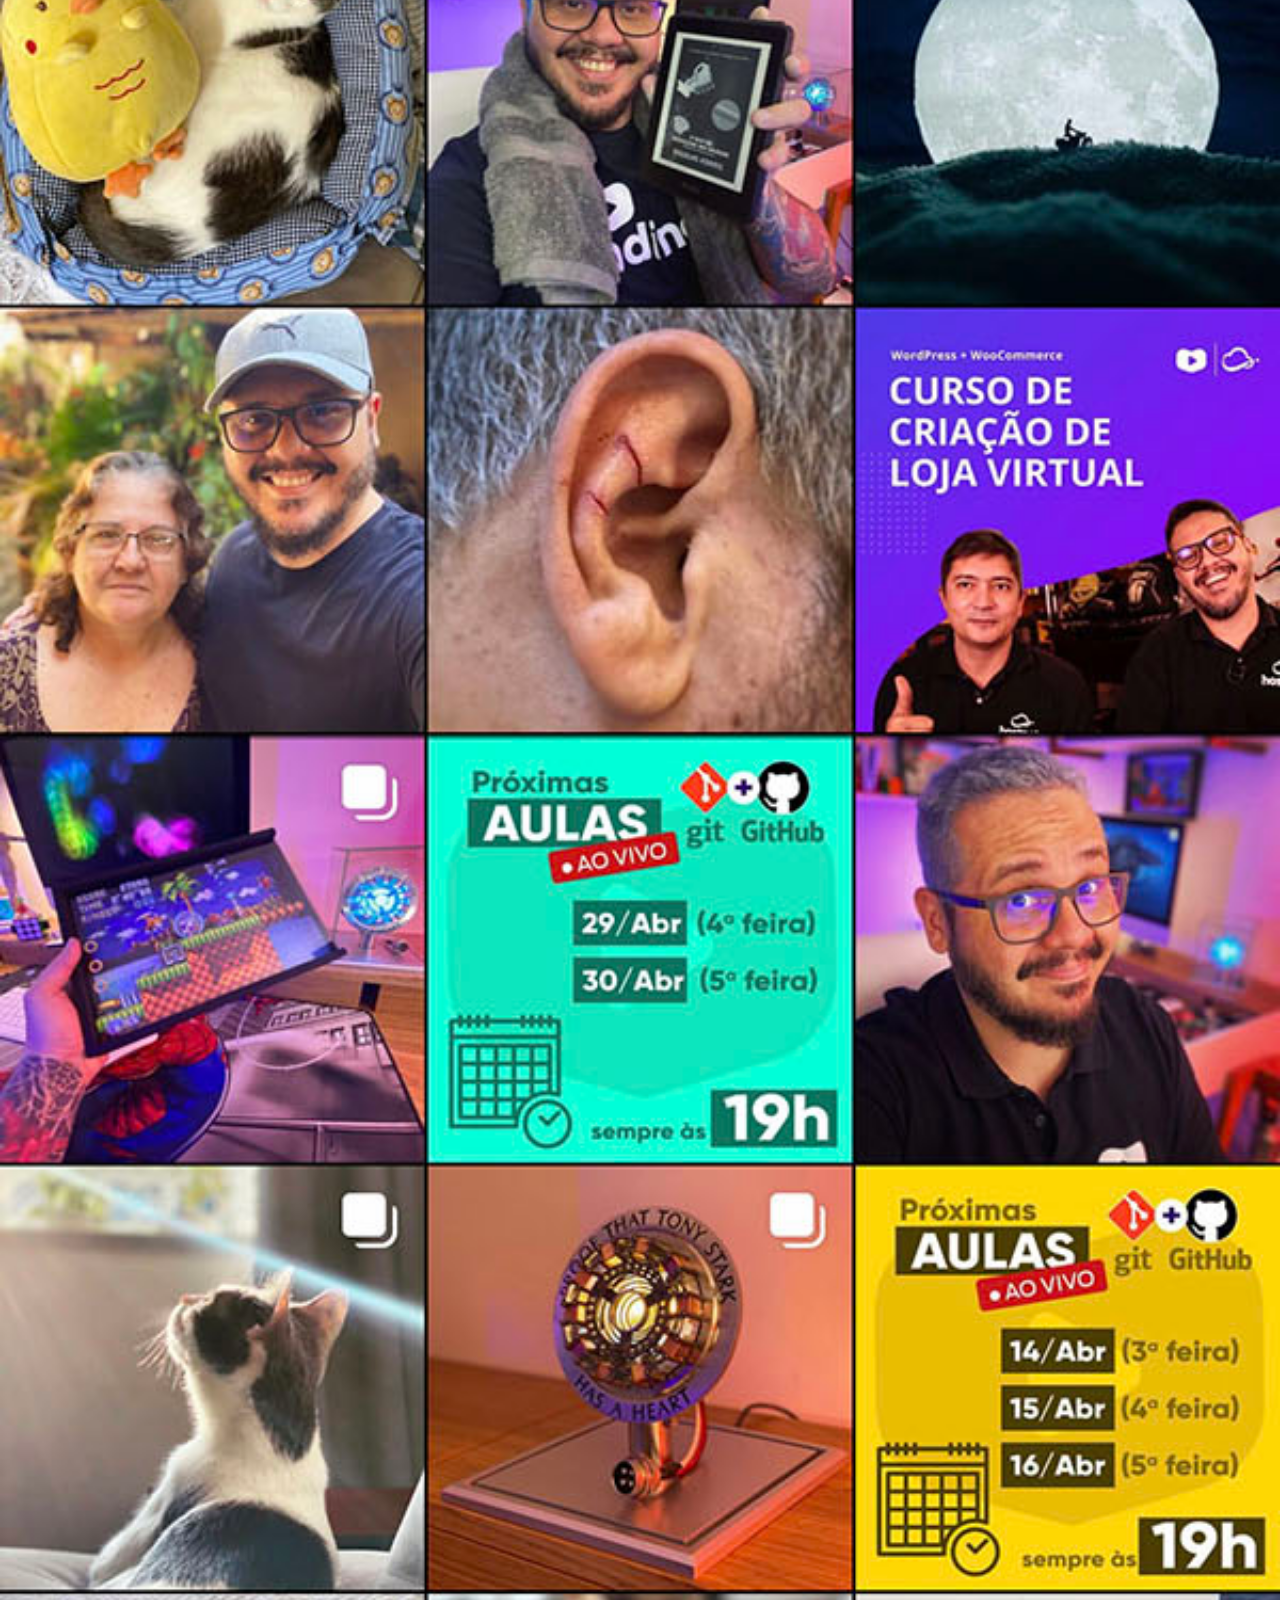
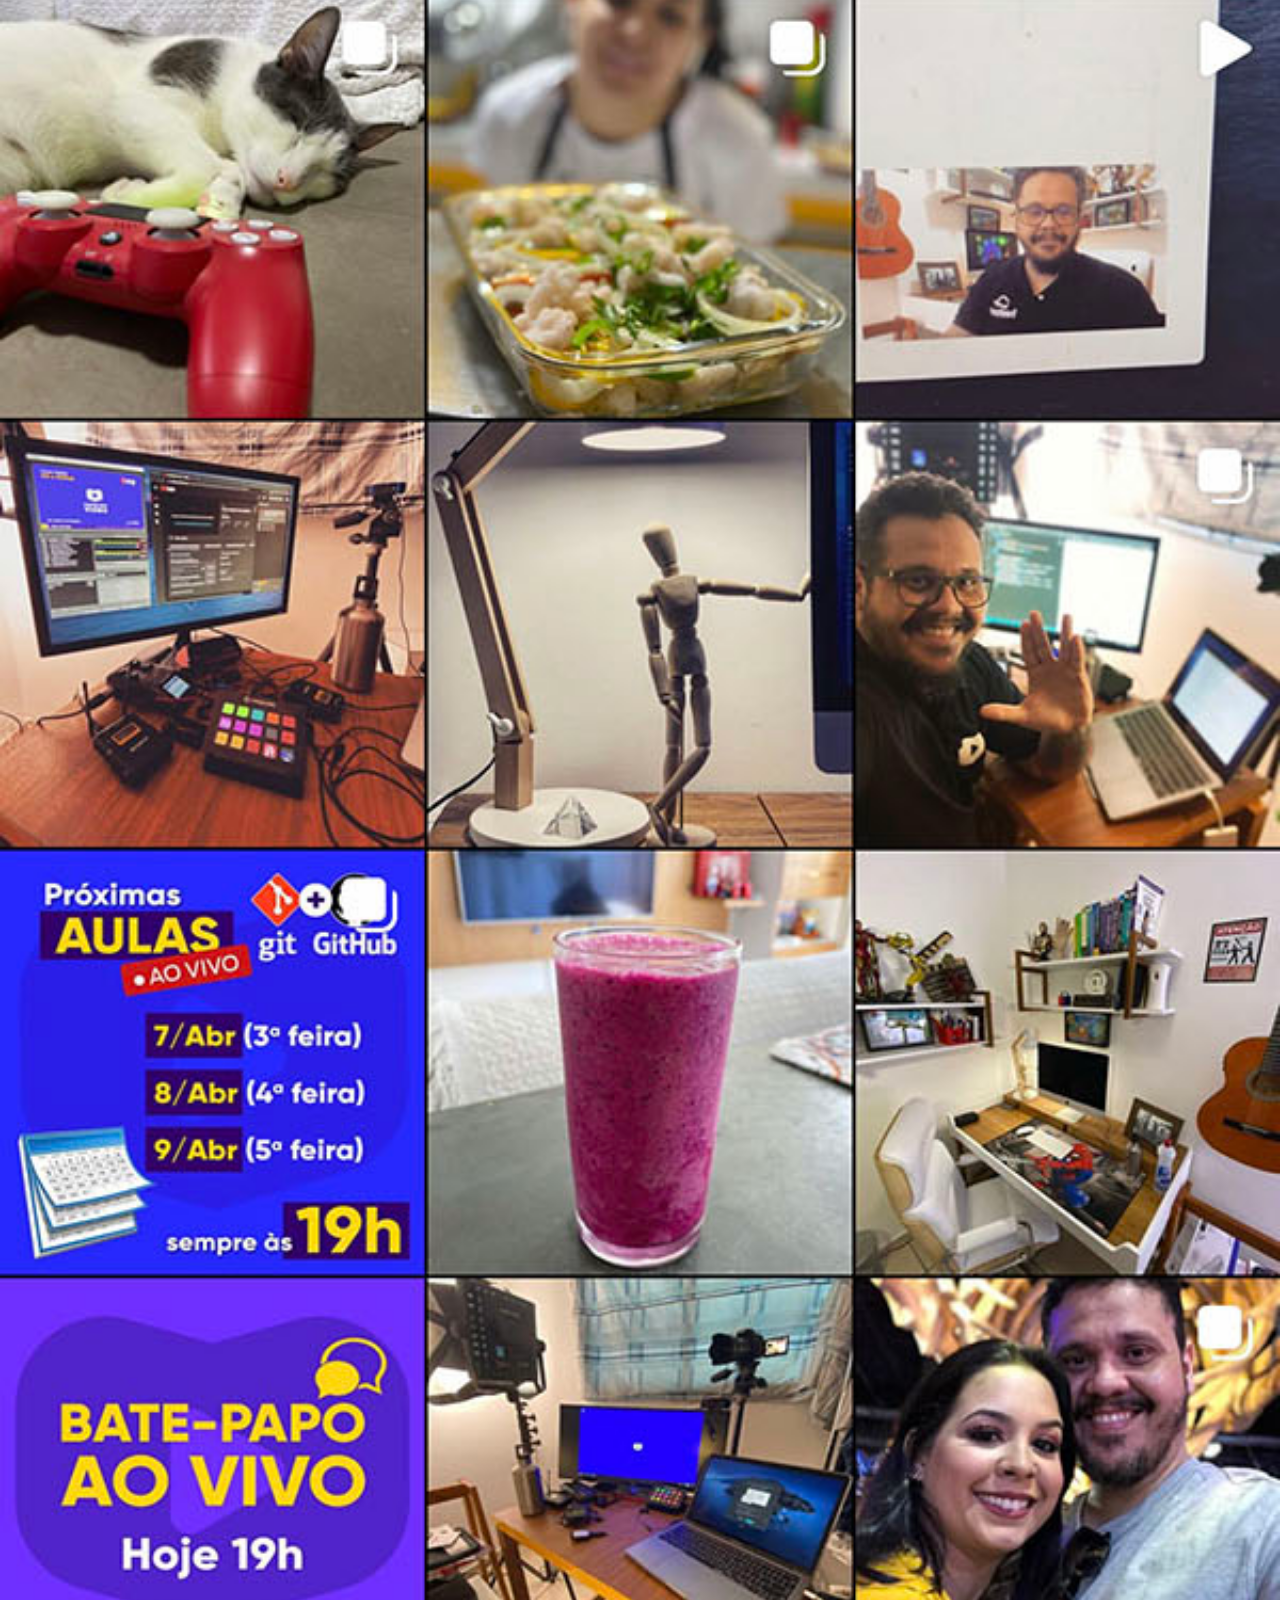
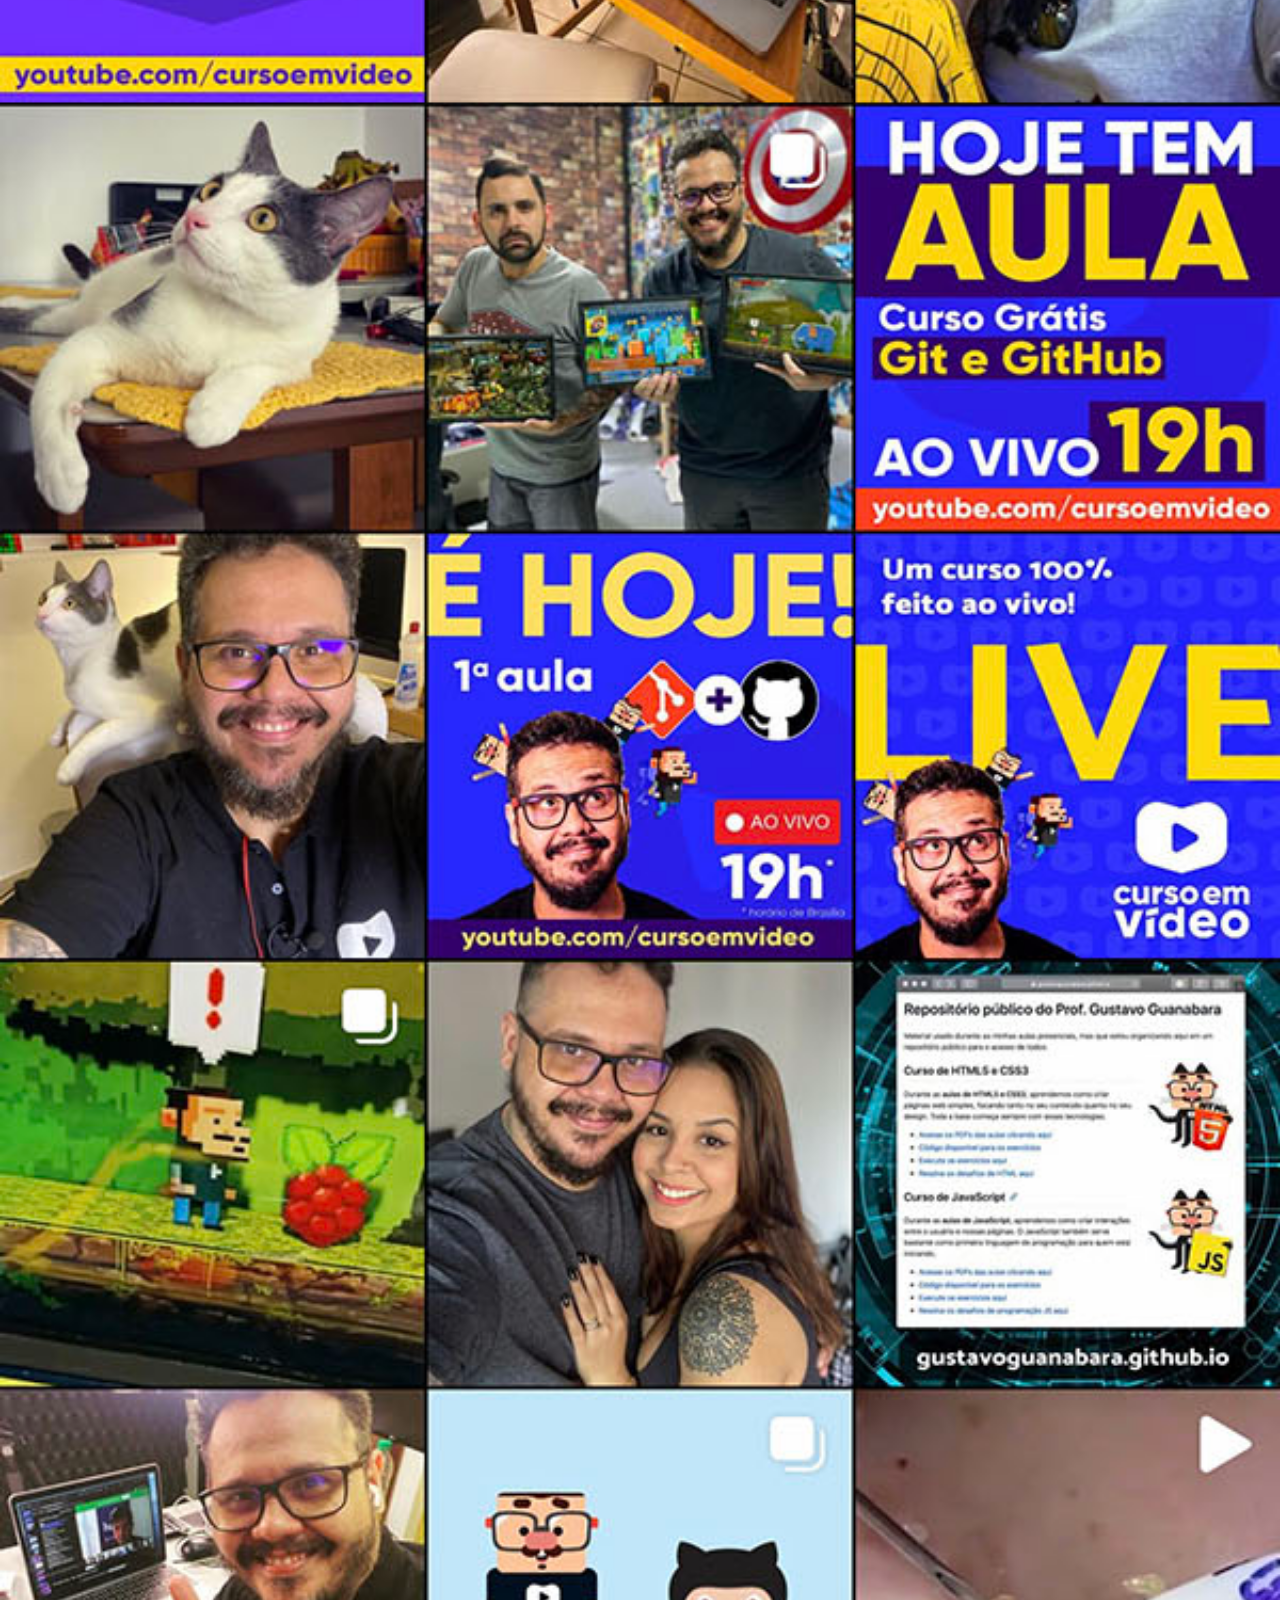
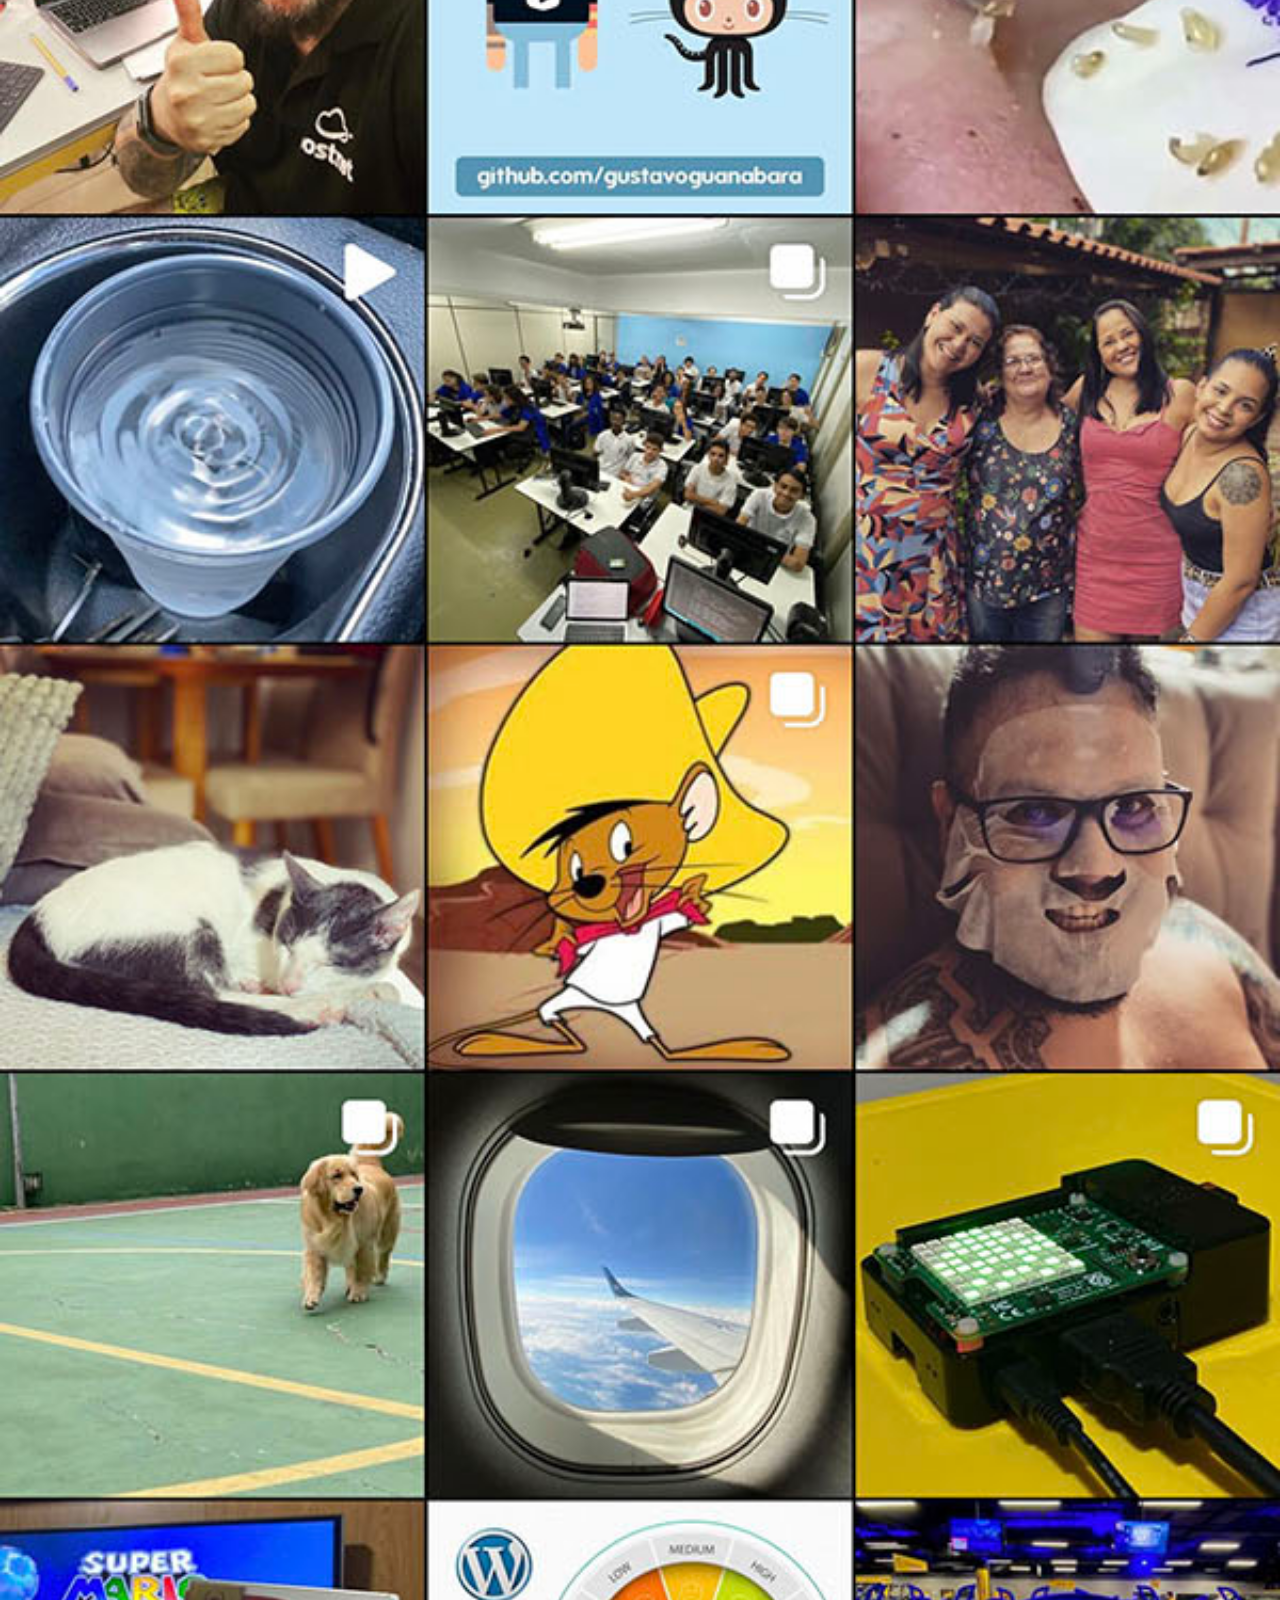
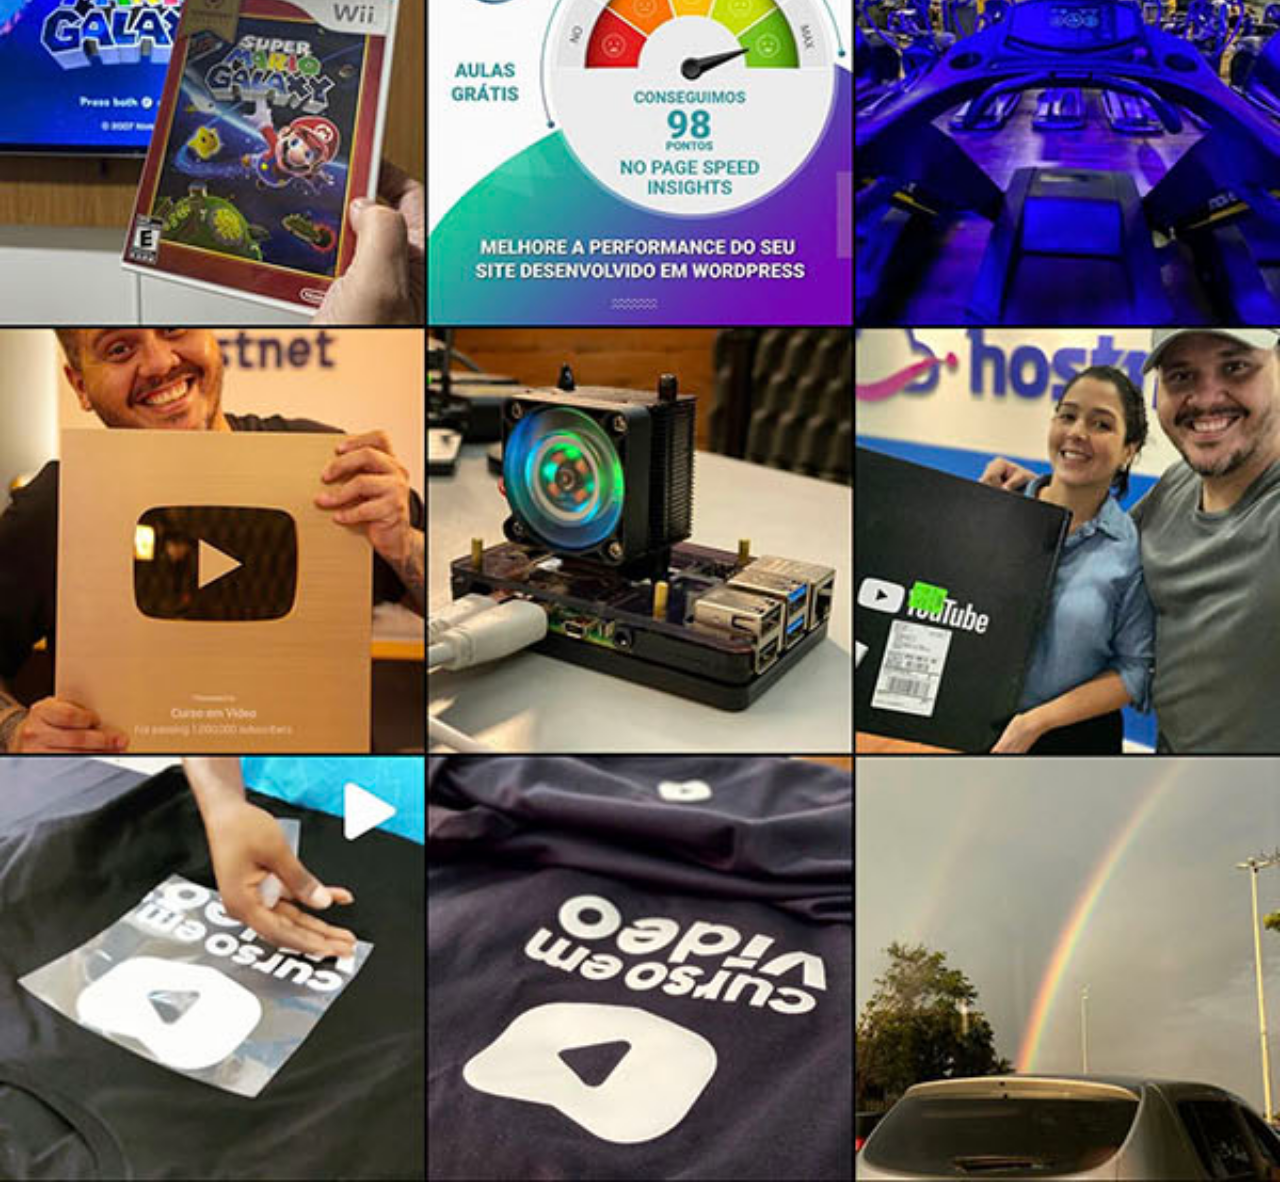
<file: instagram.html>
<!DOCTYPE html>
<html lang="pt-br">
<head>
    <meta charset="UTF-8">
    <meta http-equiv="X-UA-Compatible" content="IE=edge">
    <meta name="viewport" content="width=device-width, initial-scale=1.0">
    <title>Instagram</title>
    <link rel="stylesheet" href="estilos/social.css">
</head>
<body>
    <img src="imagens/tela-instagram.jpg" alt="Instagram">
</body>
</html>
</file>
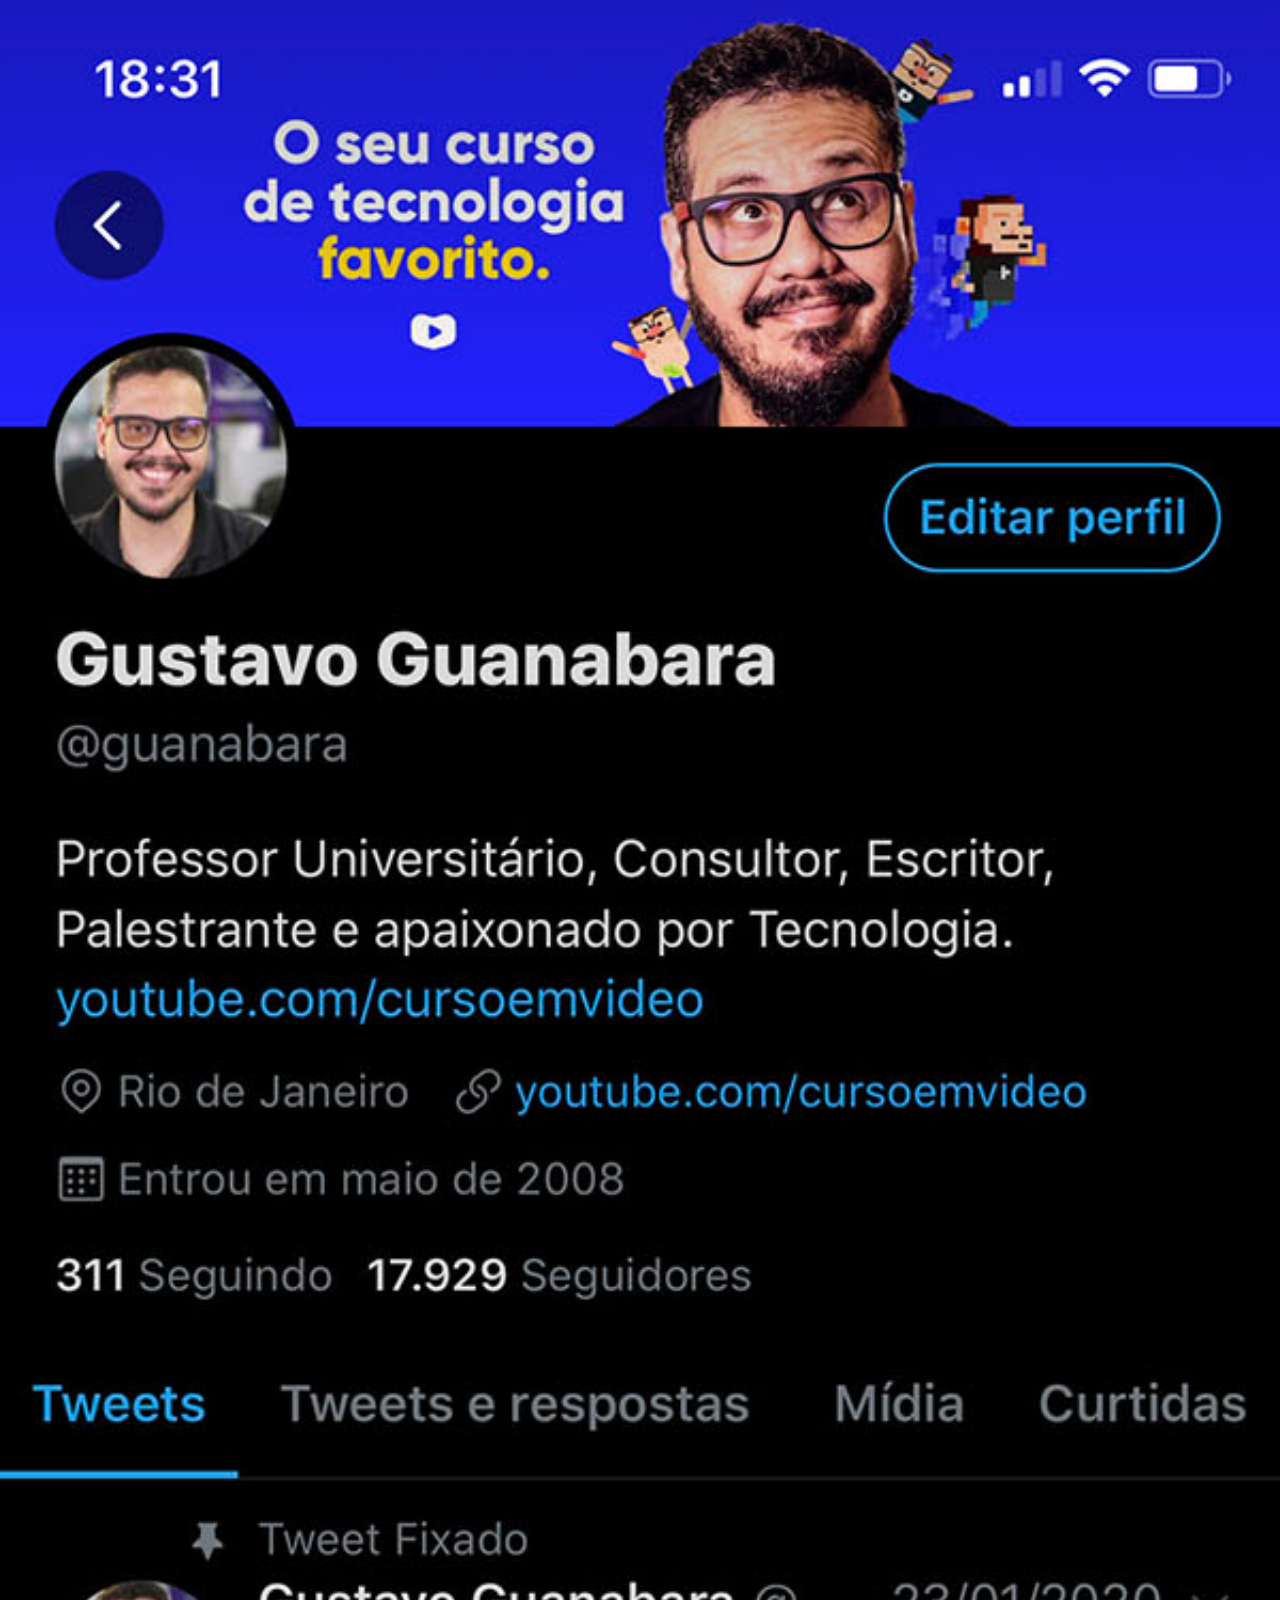
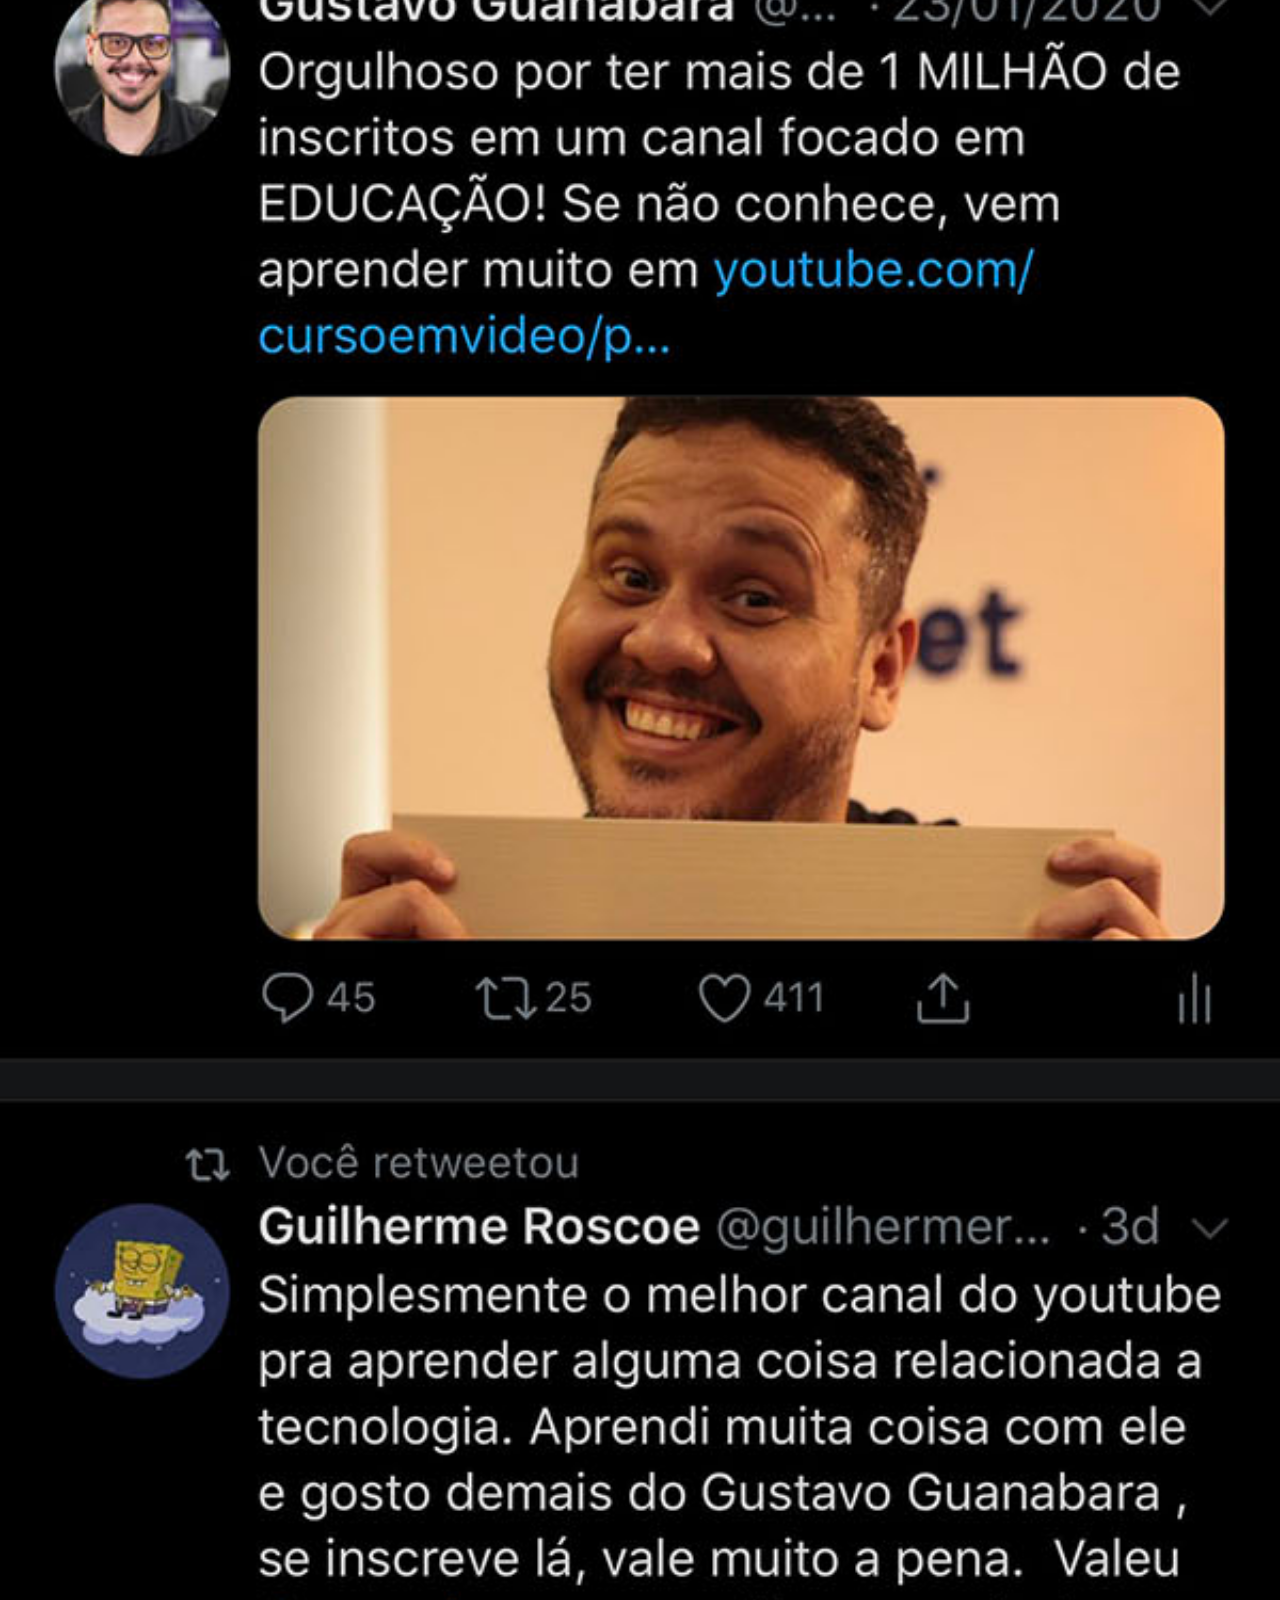
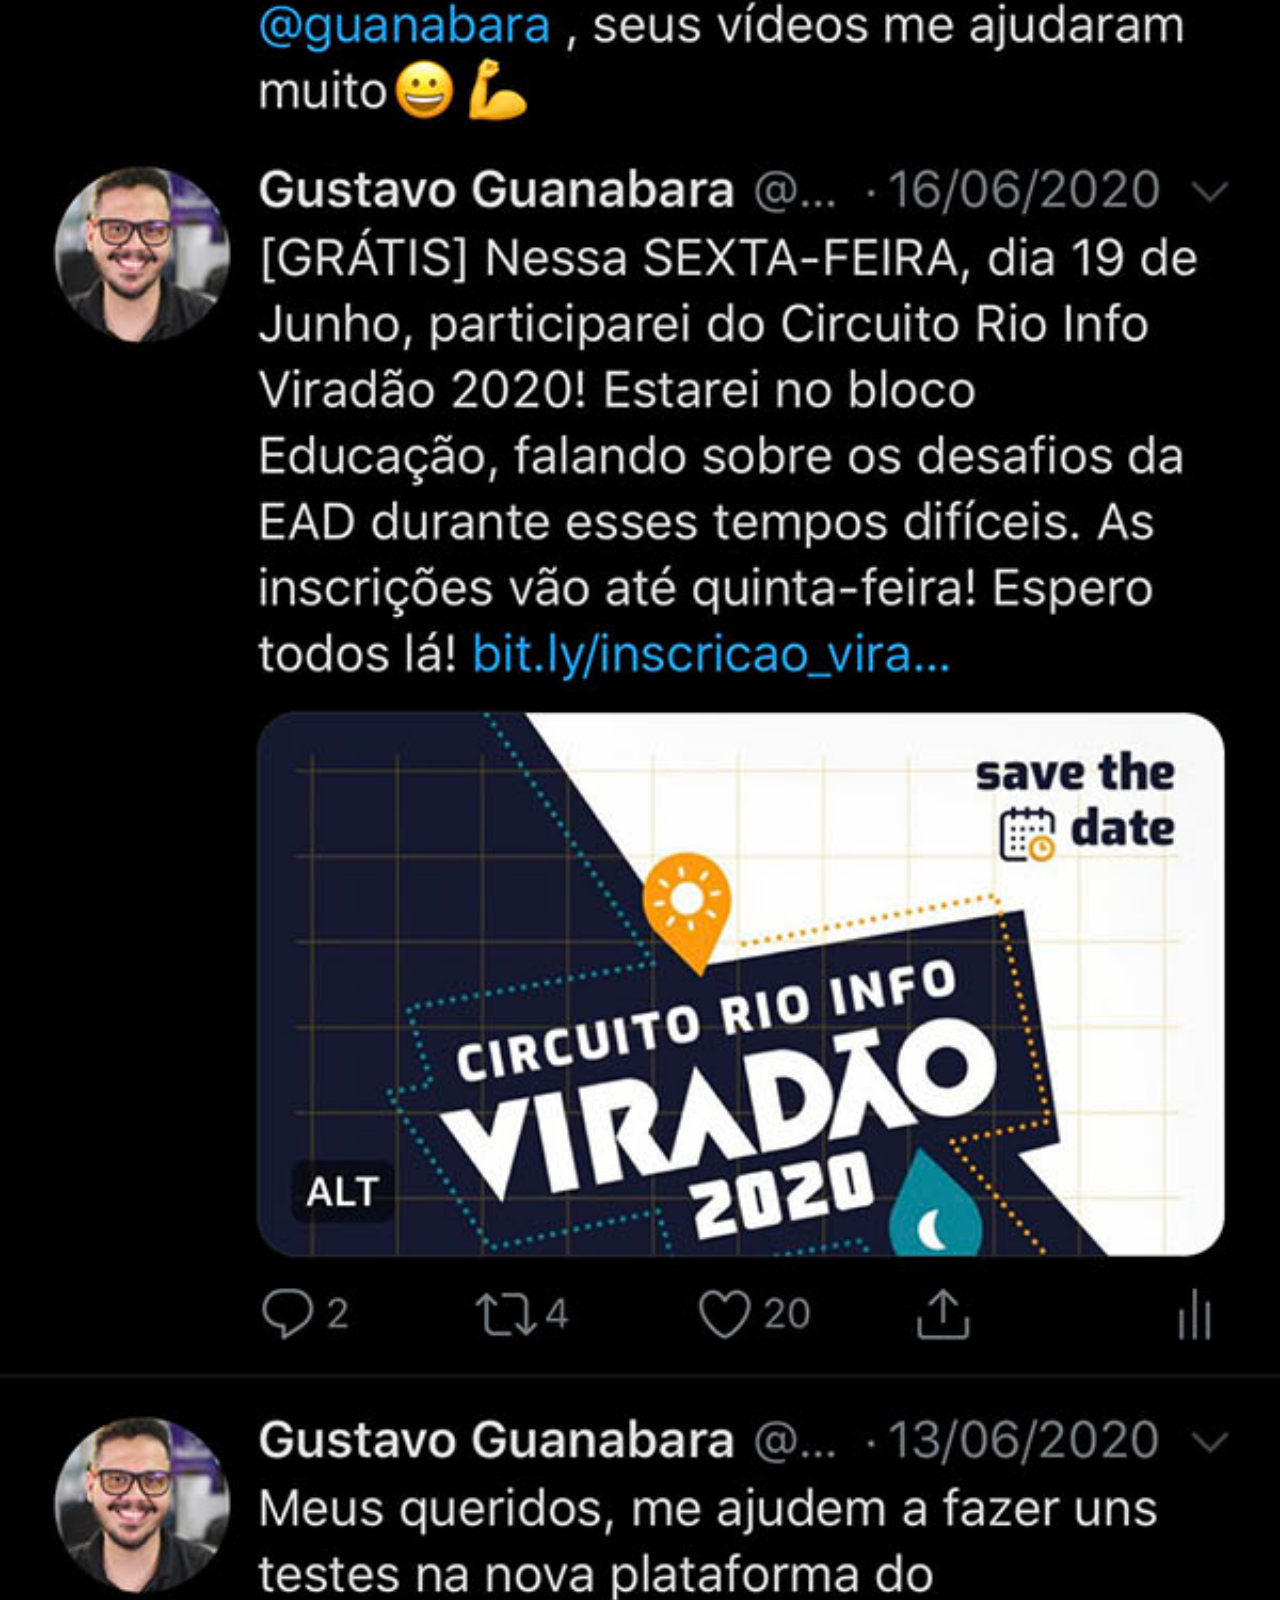
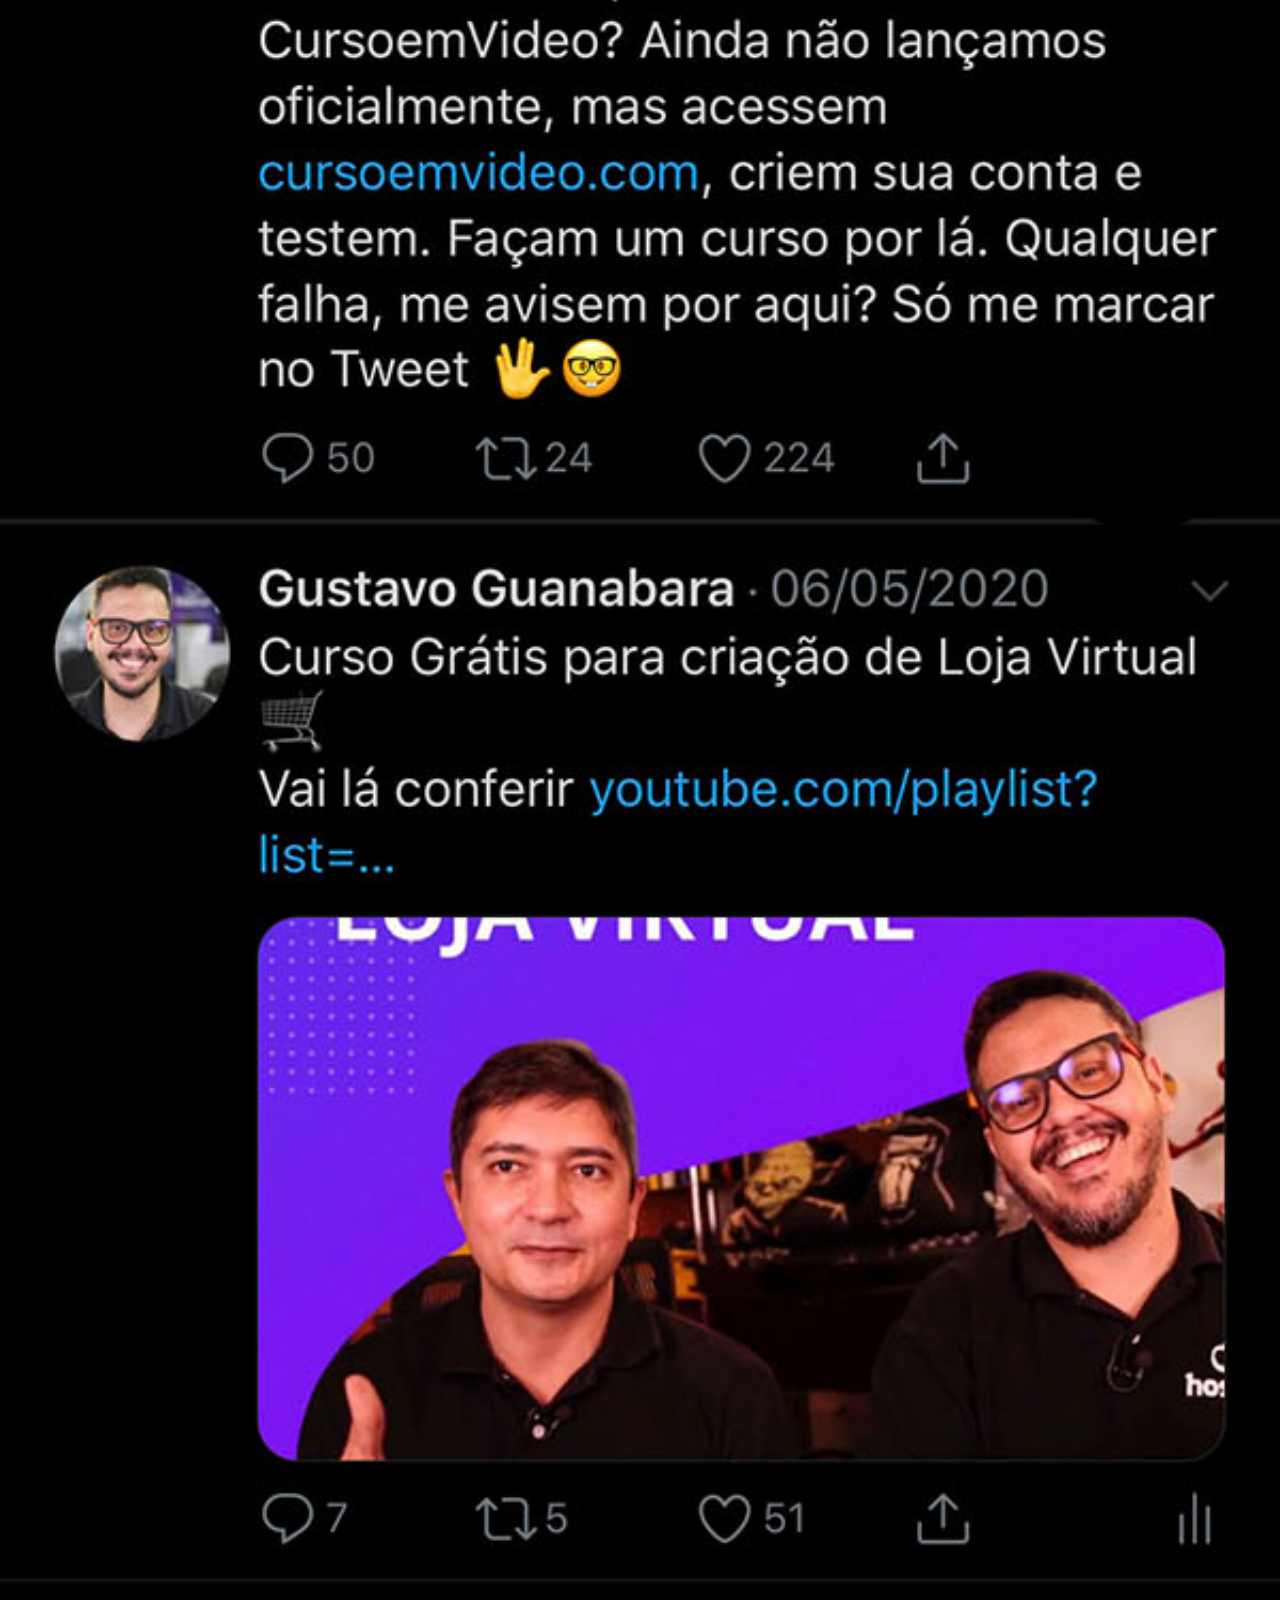
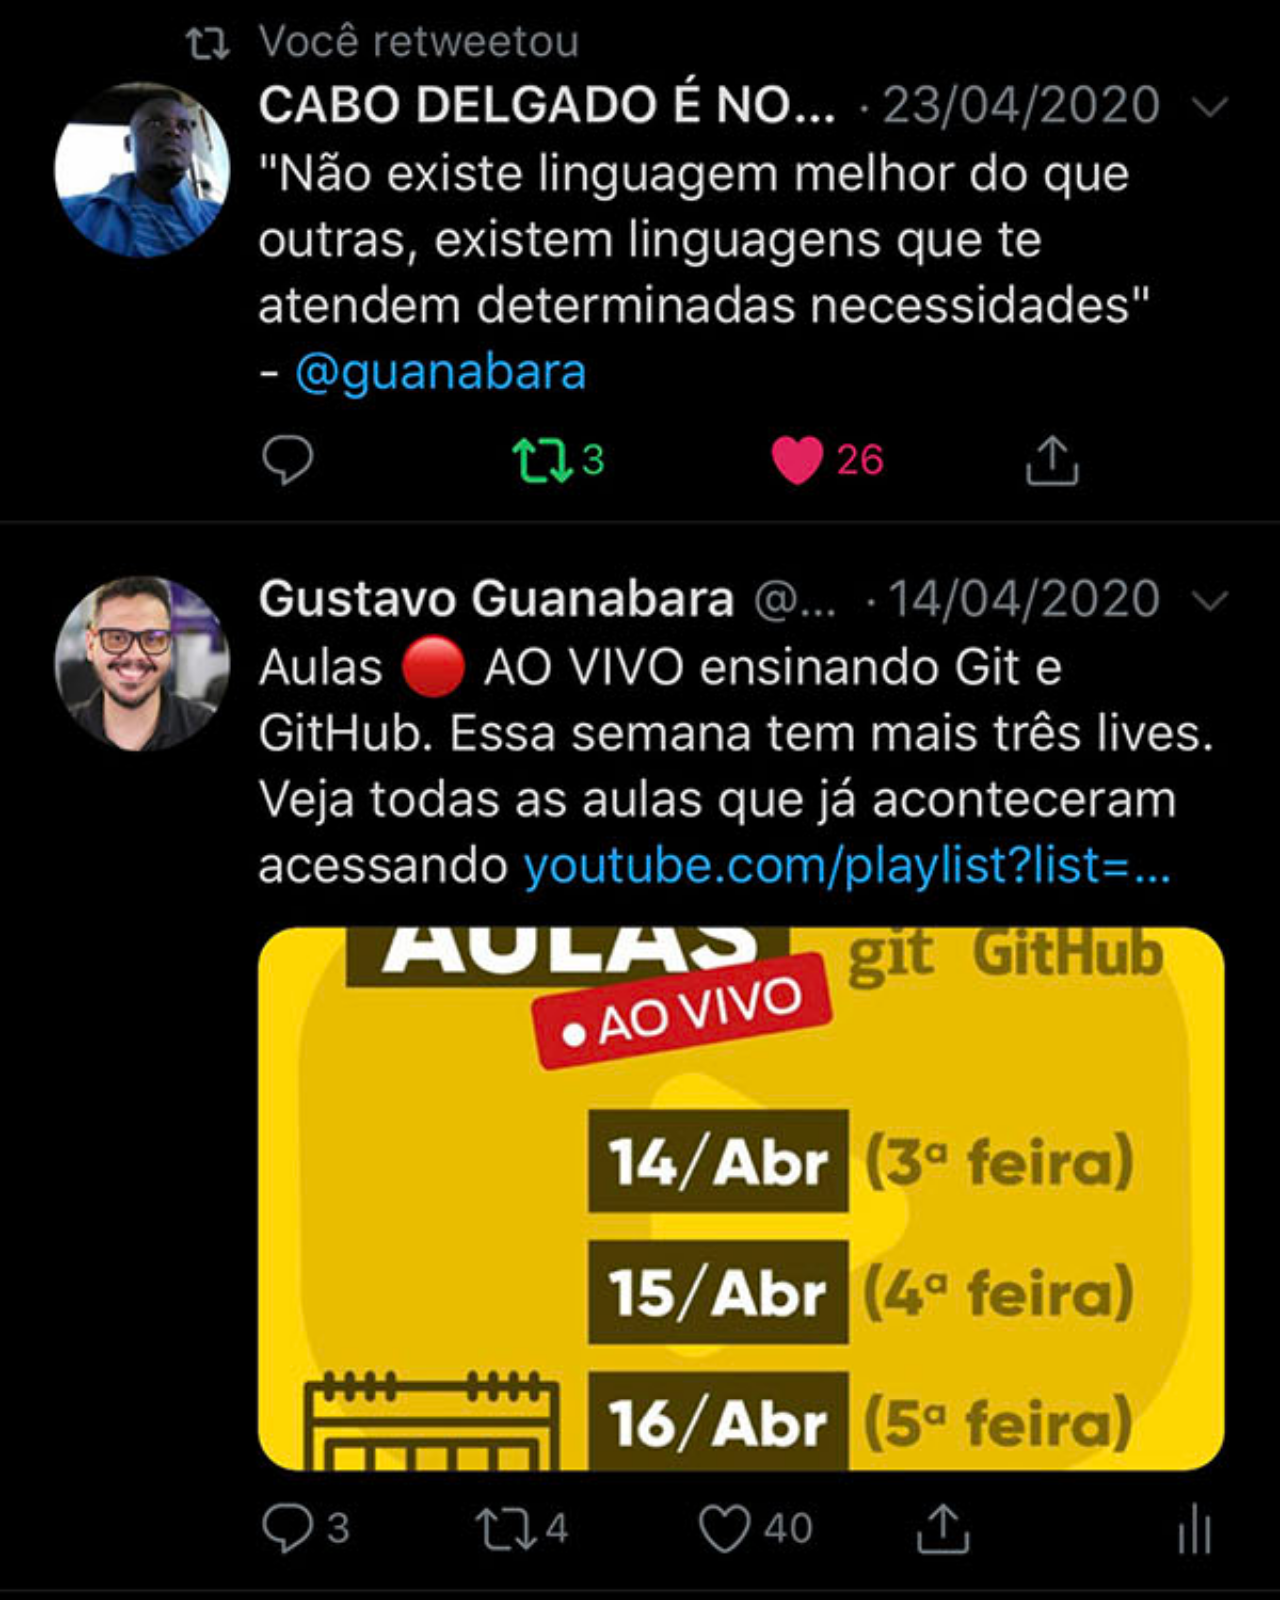
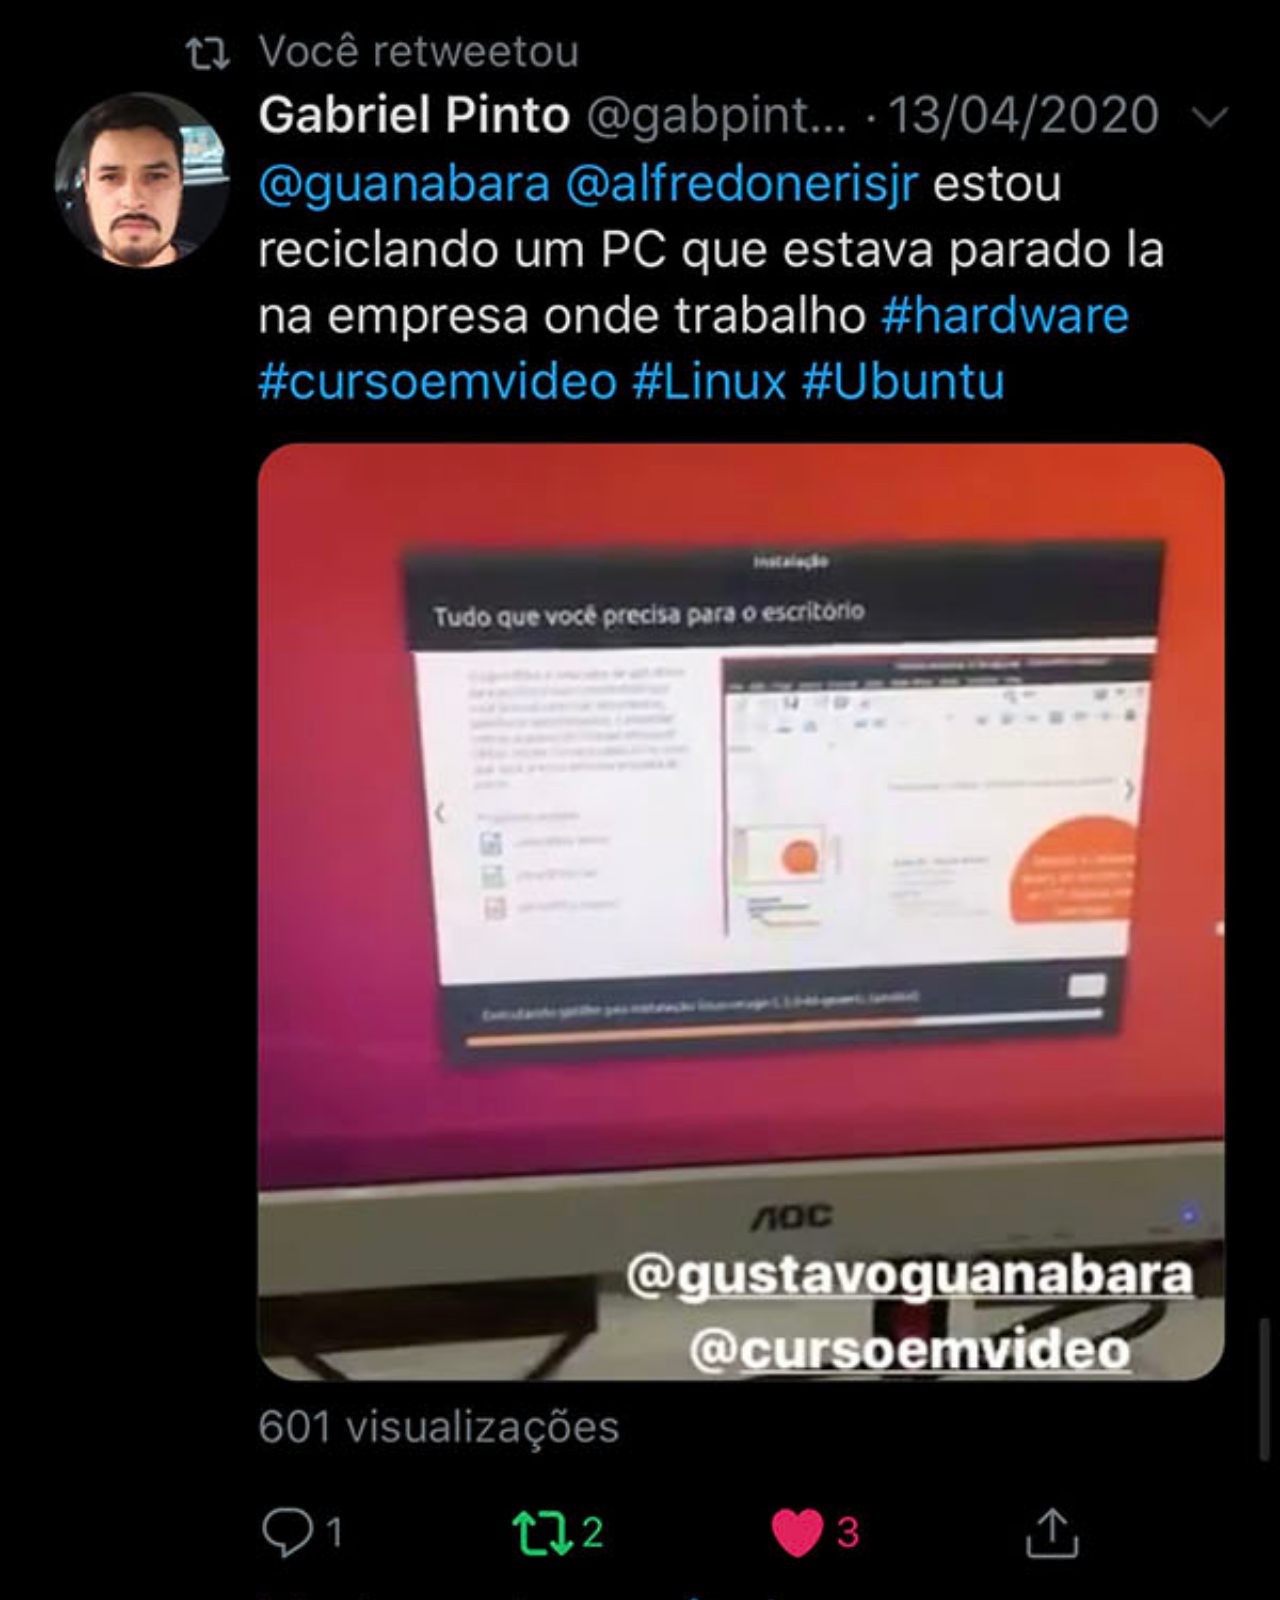
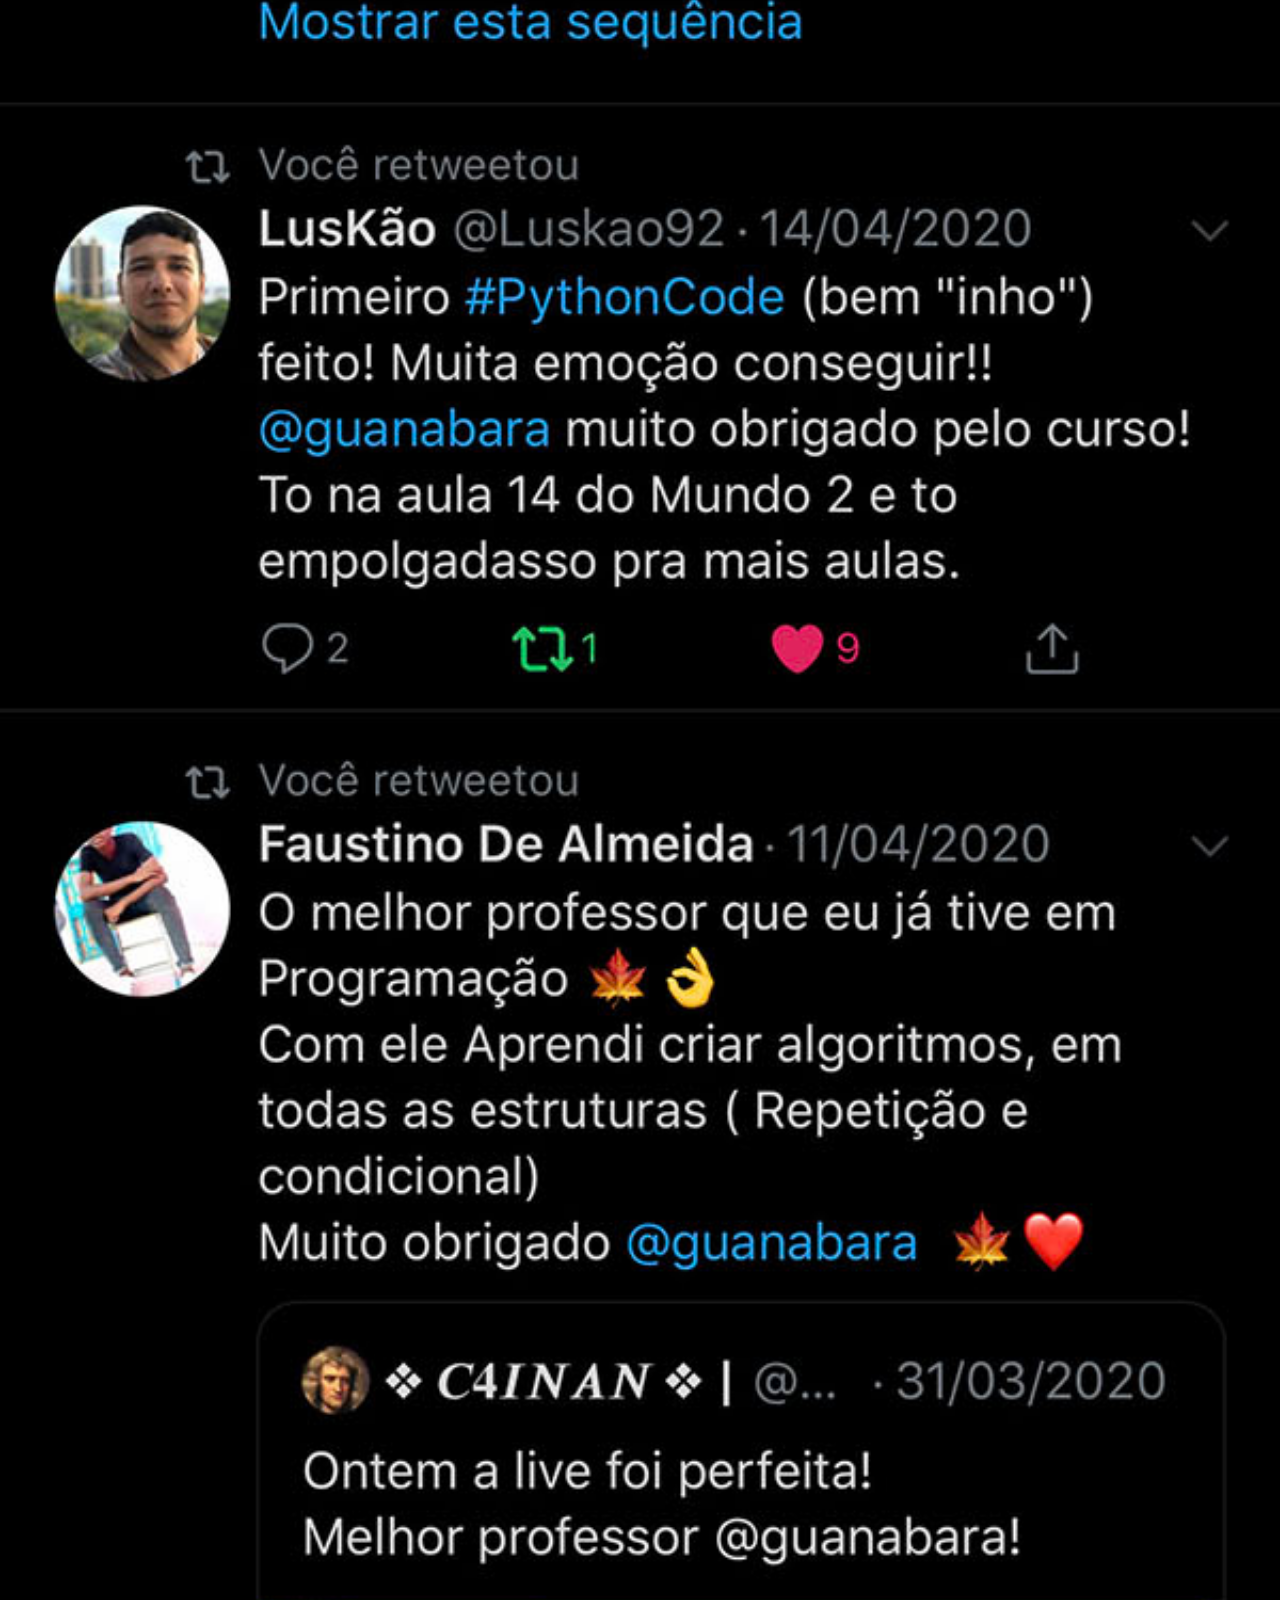
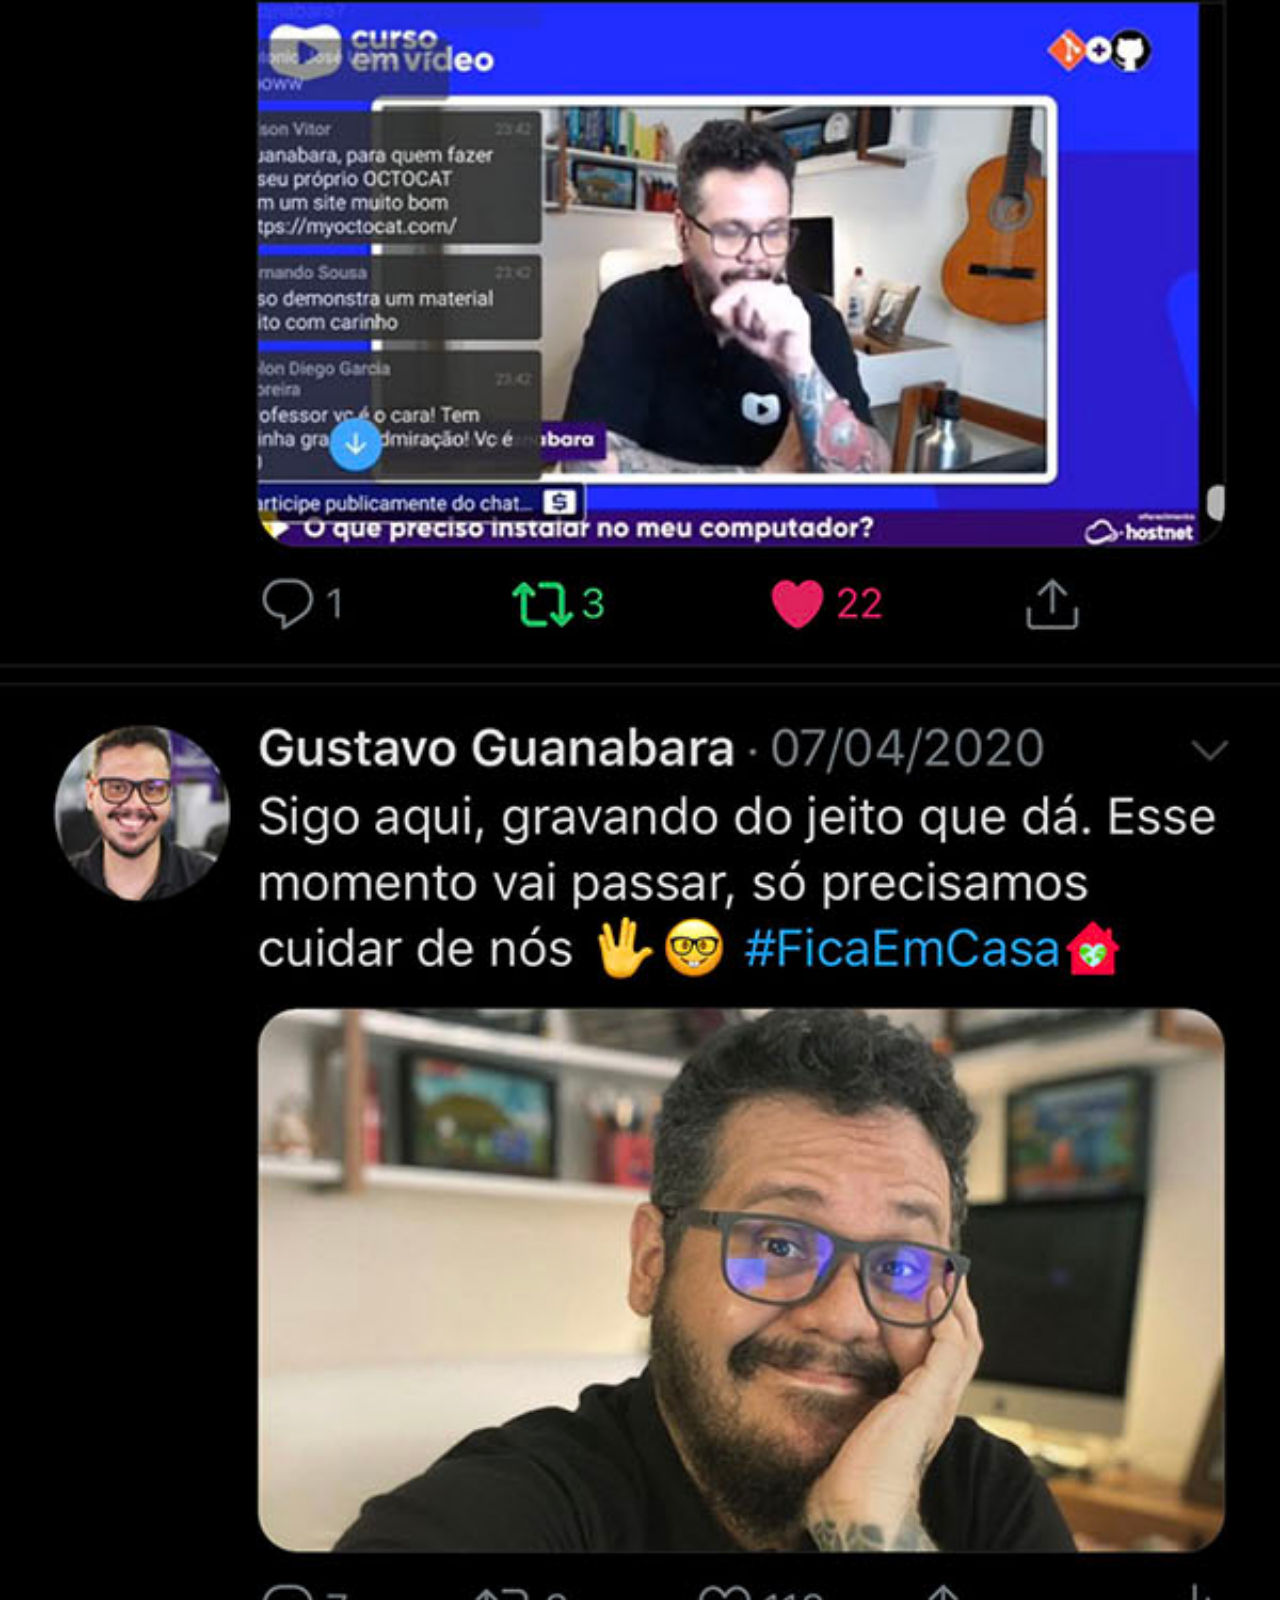
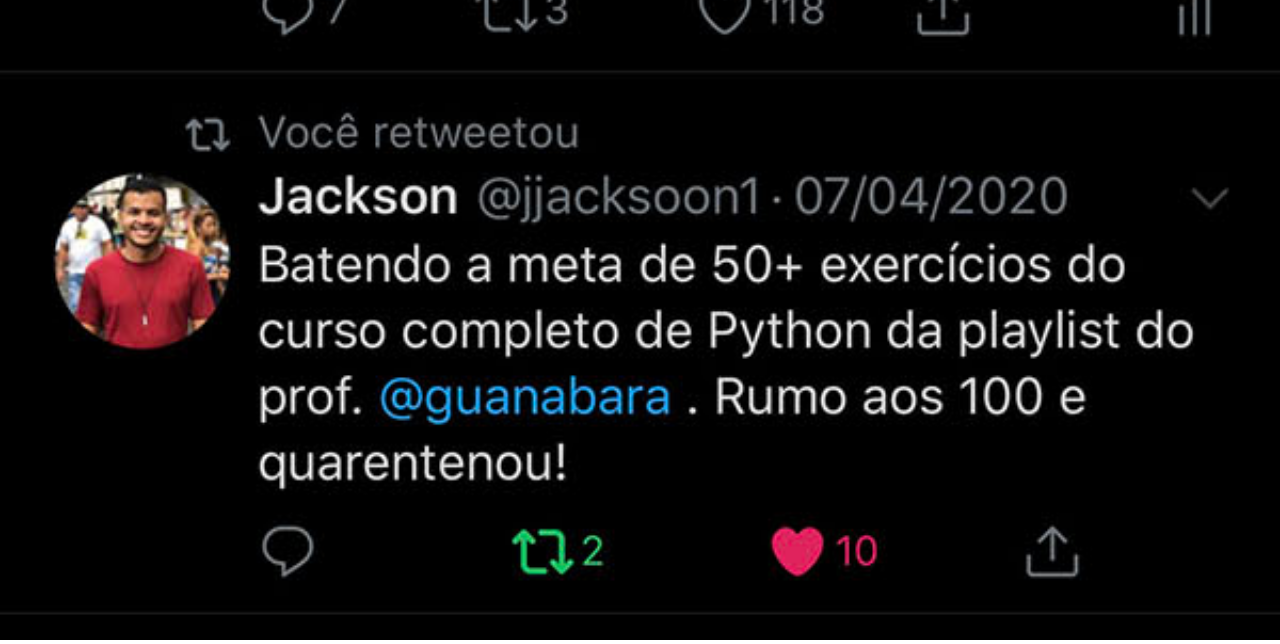
<file: twitter.html>
<!DOCTYPE html>
<html lang="en">
<head>
    <meta charset="UTF-8">
    <meta http-equiv="X-UA-Compatible" content="IE=edge">
    <meta name="viewport" content="width=device-width, initial-scale=1.0">
    <title>Twitter</title>
    <link rel="stylesheet" href="estilos/social.css">
</head>
<body>
    <img src="imagens/tela-twitter.jpg" alt="Twitter">
</body>
</html>
</file>
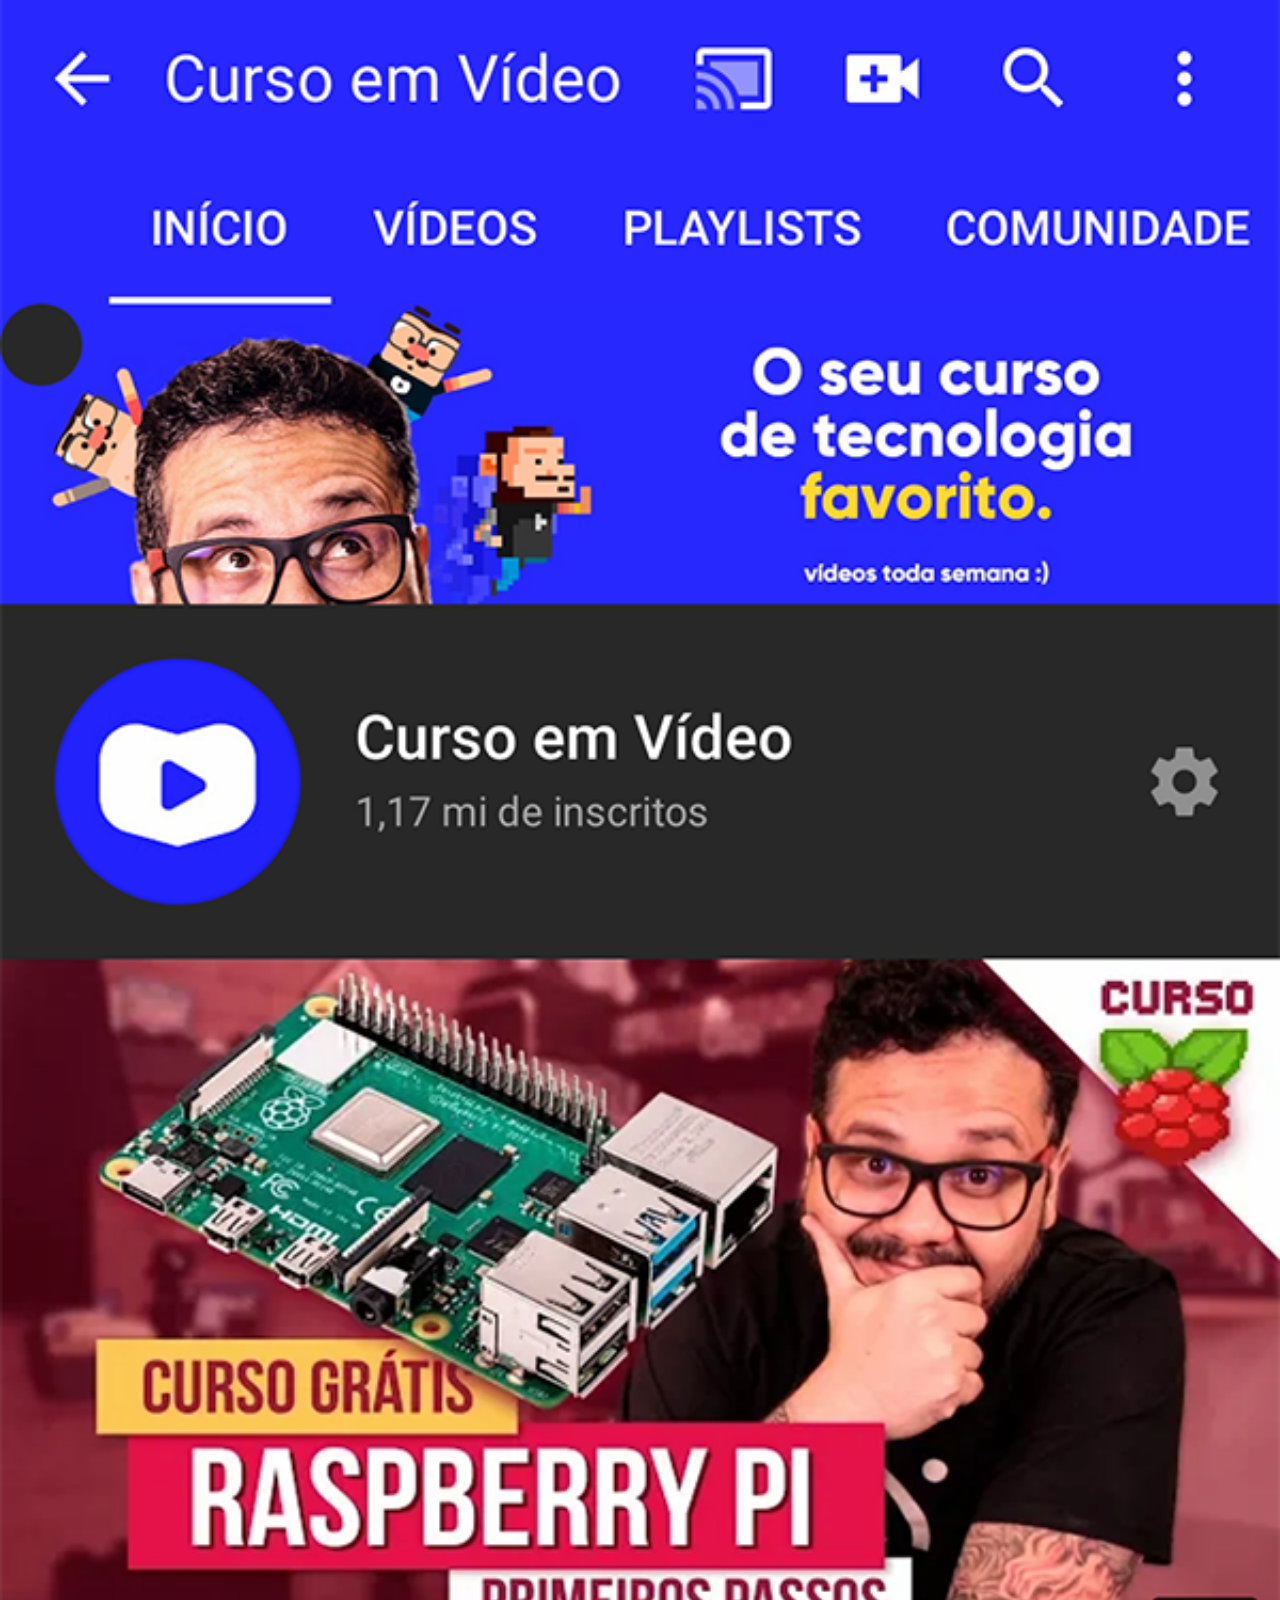
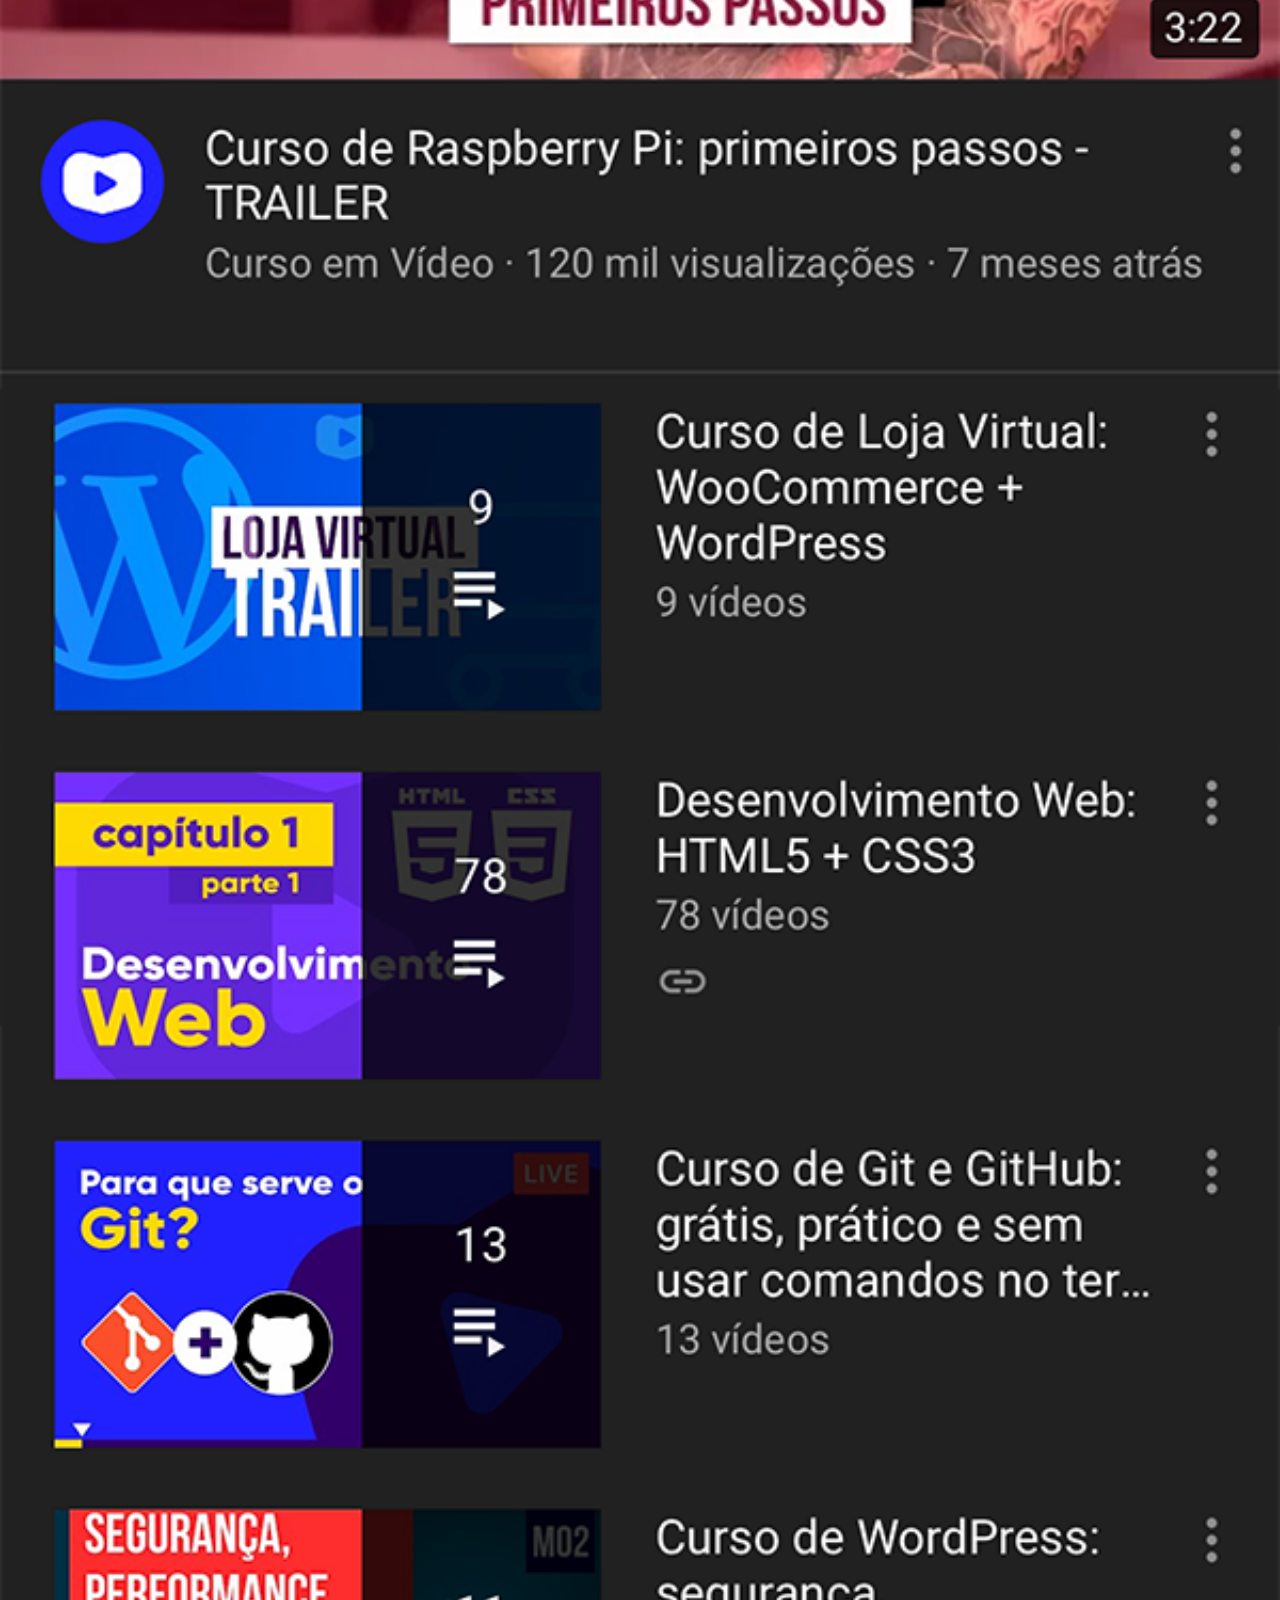
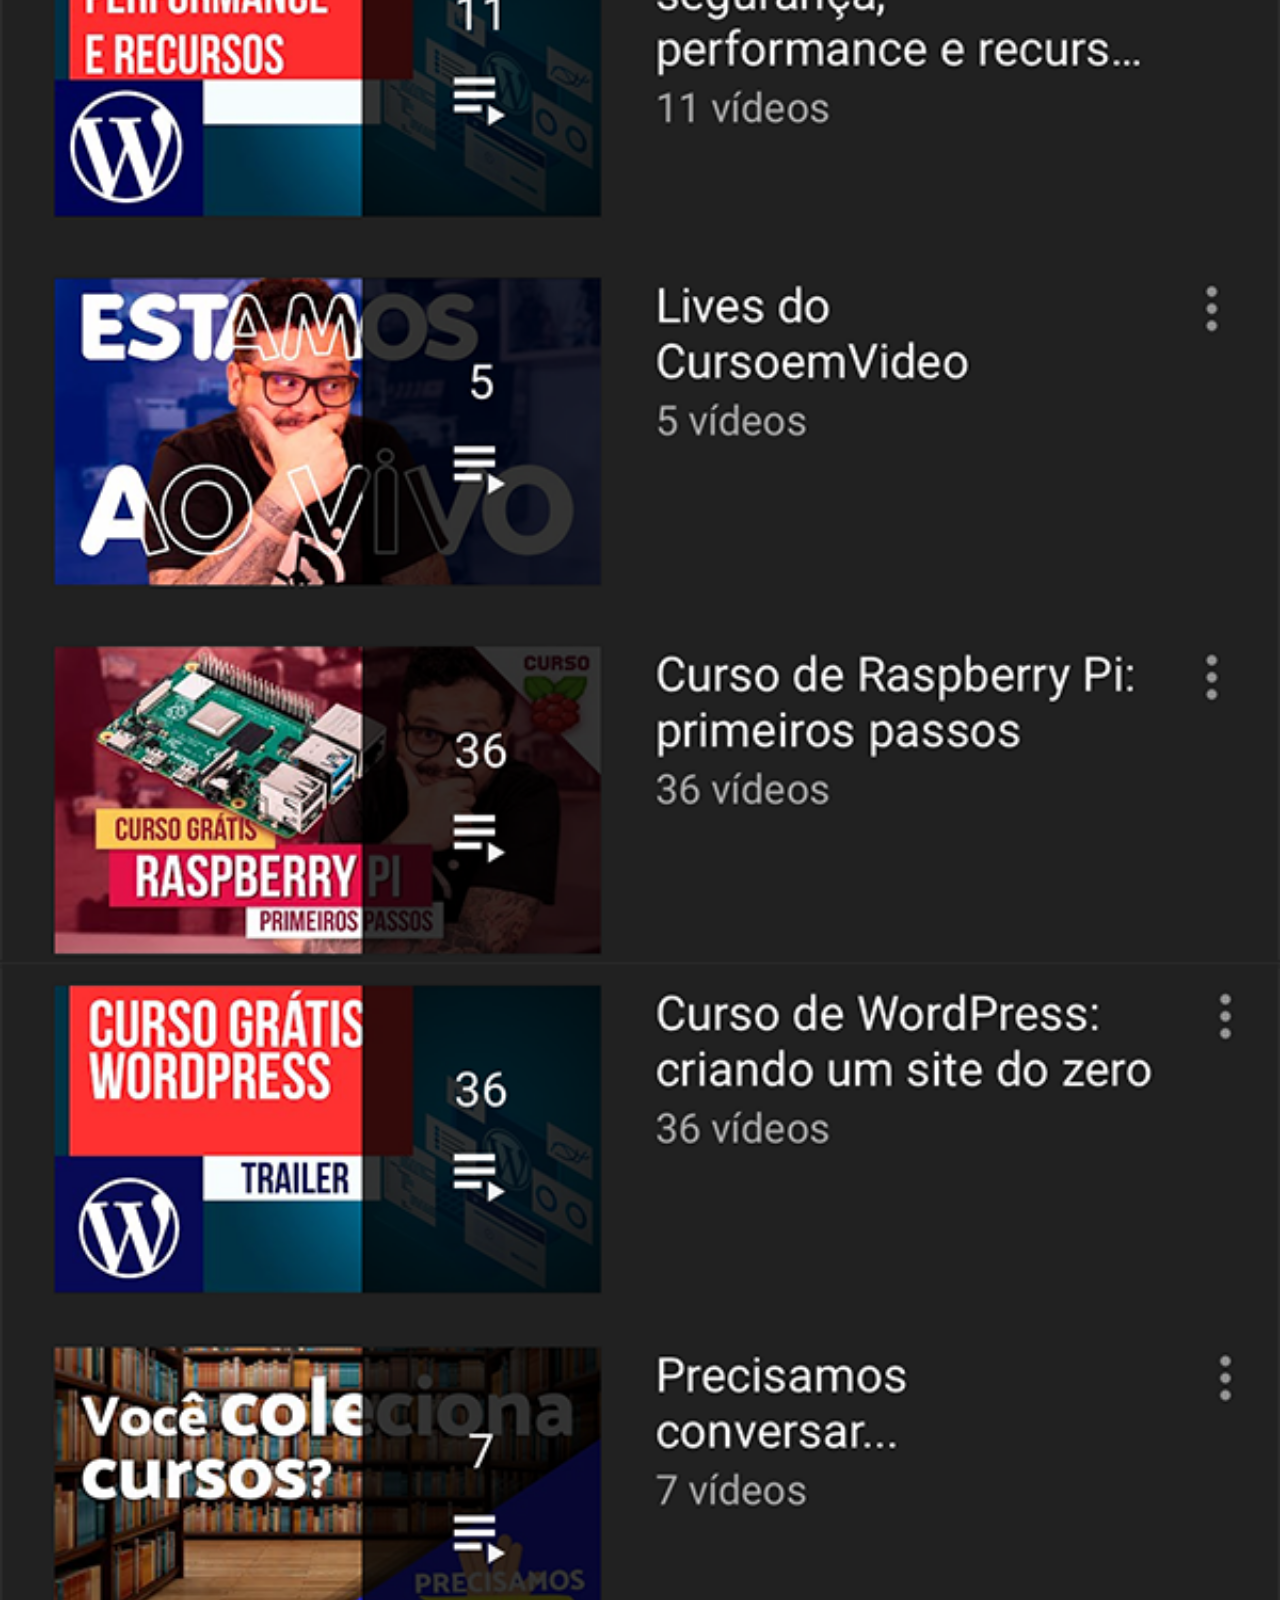
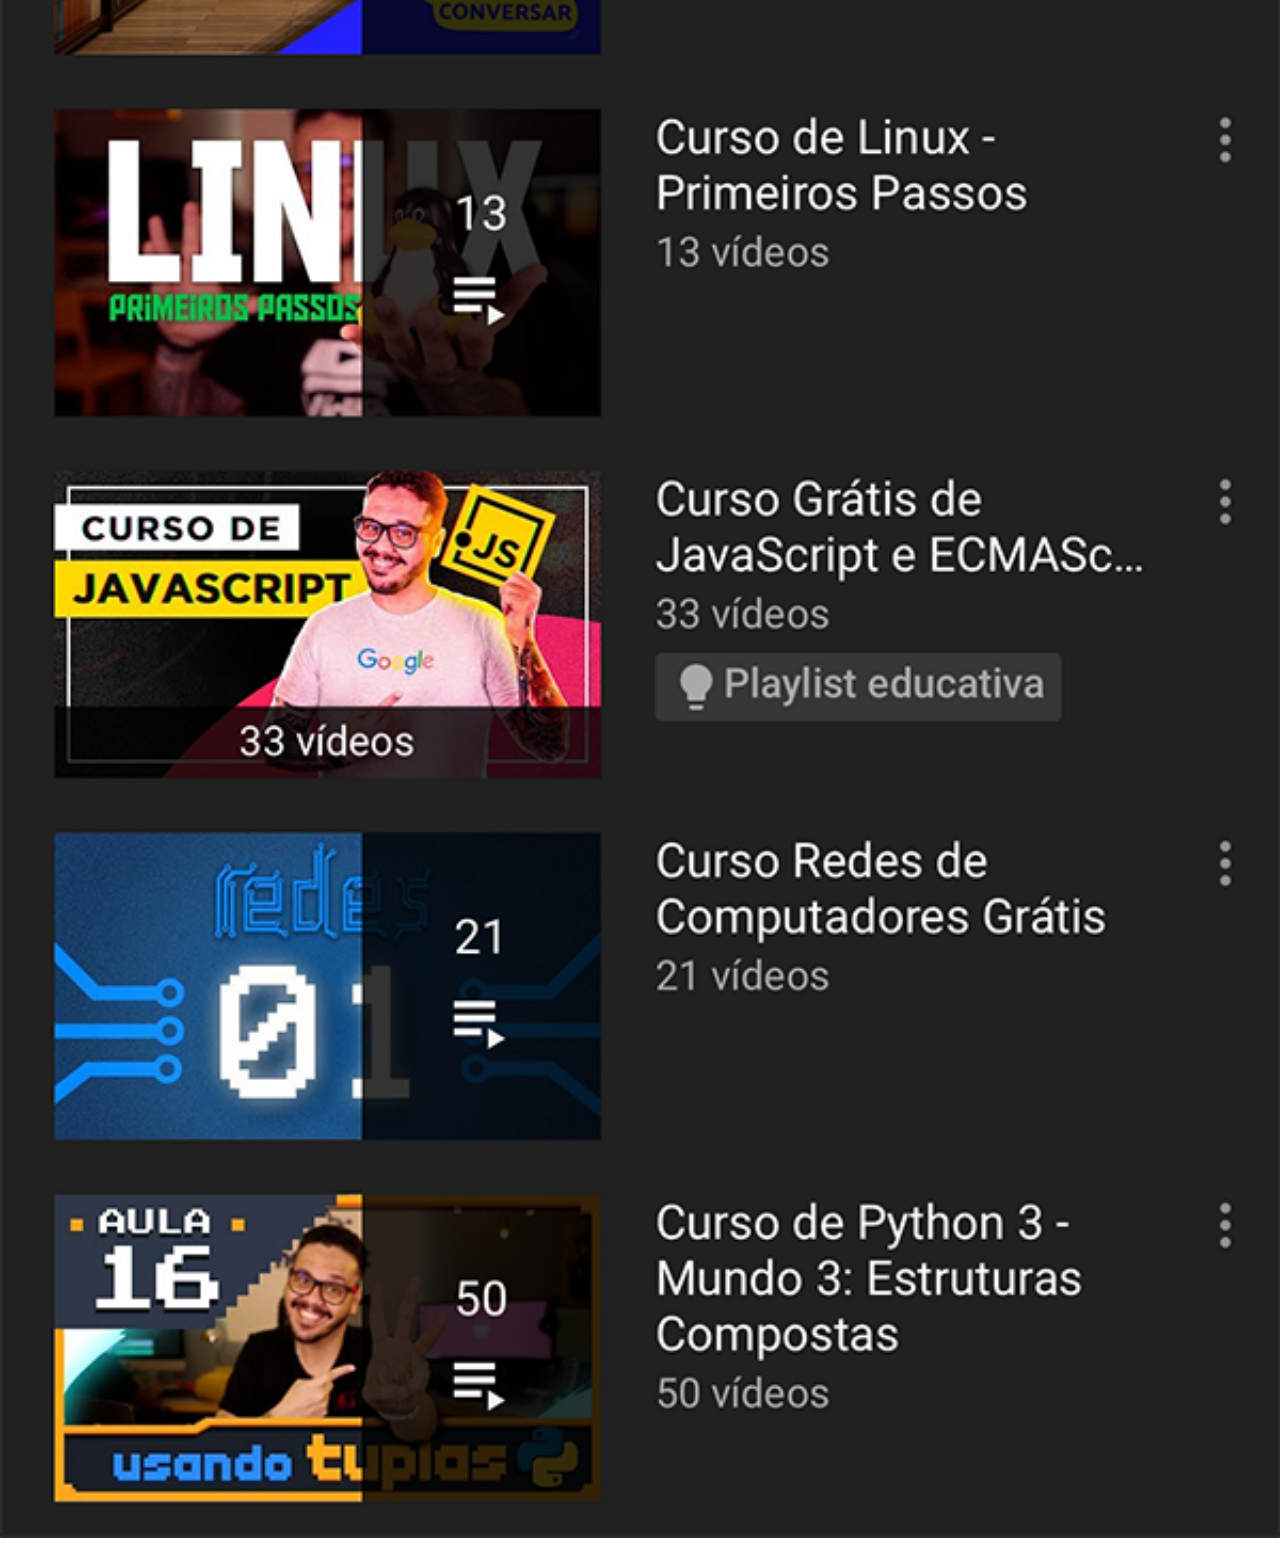
<file: youtube.html>
<!DOCTYPE html>
<html lang="pt-br">
<head>
    <meta charset="UTF-8">
    <meta http-equiv="X-UA-Compatible" content="IE=edge">
    <meta name="viewport" content="width=device-width, initial-scale=1.0">
    <title>Youtube</title>
    <link rel="stylesheet" href="estilos/social.css">
</head>
<body>
    <img src="imagens/tela-youtube.png" alt="Youtube">  
</body>
</html>
</file>
<file: estilos/style.css>
* {
    margin: 0px;
    padding: 0px;
    font-family: Arial, Helvetica, sans-serif;
}

html, body { 
    height: 100vh;
    width: 100vw;
    
}

body{
    background: url('../imagens/fundo-madeira.jpg') no-repeat top center;
    background-size: cover;
    background-attachment: fixed;
    overflow: hidden;
}

main{
    position: relative;
    height: 100vh;
}

section#telefone{
    position: absolute;
    top: 50%;
    left: 50%;
    transform: translate(-50%, -50%);

    height: 627px;
    width: 311px;
    background: url('../imagens/frame-iphone.png') no-repeat;
}

iframe#tela{
    position: relative;
    top: 80px;
    left: 22px;
    width: 269px;
    height: 471px;
}

section#redes-sociais img{
    width: 50px;
    margin: 10px;
    border-radius: 50%;
    box-shadow: 2px 2px 5px rgba(0, 0, 0, 0.400);
    box-sizing: border-box;
}

section#redes-sociais img:hover{
  border: 2px solid white; 
}
</file>
<file: estilos/social.css>
*{
    margin: 0px;
    padding: 0px;
    font-family: Arial, Helvetica, sans-serif;
}

::-webkit-scrollbar{
    width: 0px;
    height: 0px;
}

img{
    width: 100vw;
}
</file>
